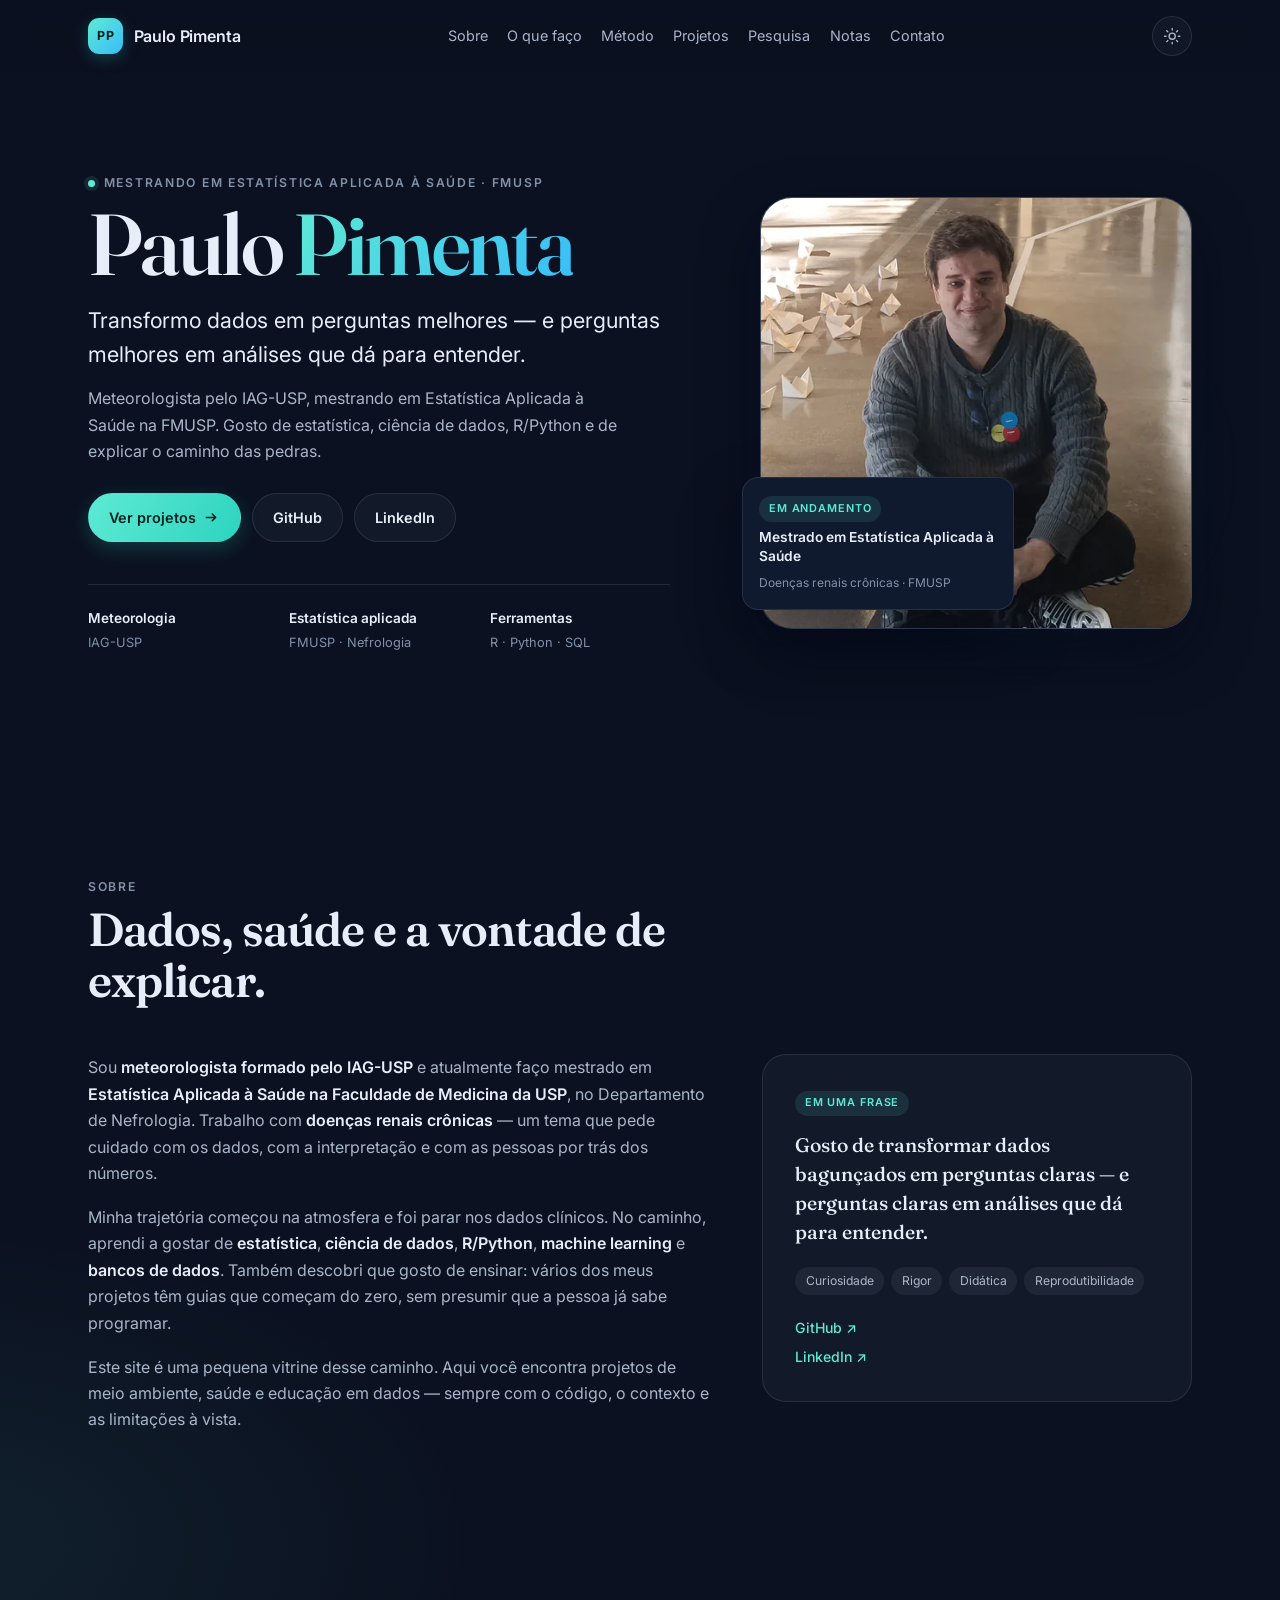
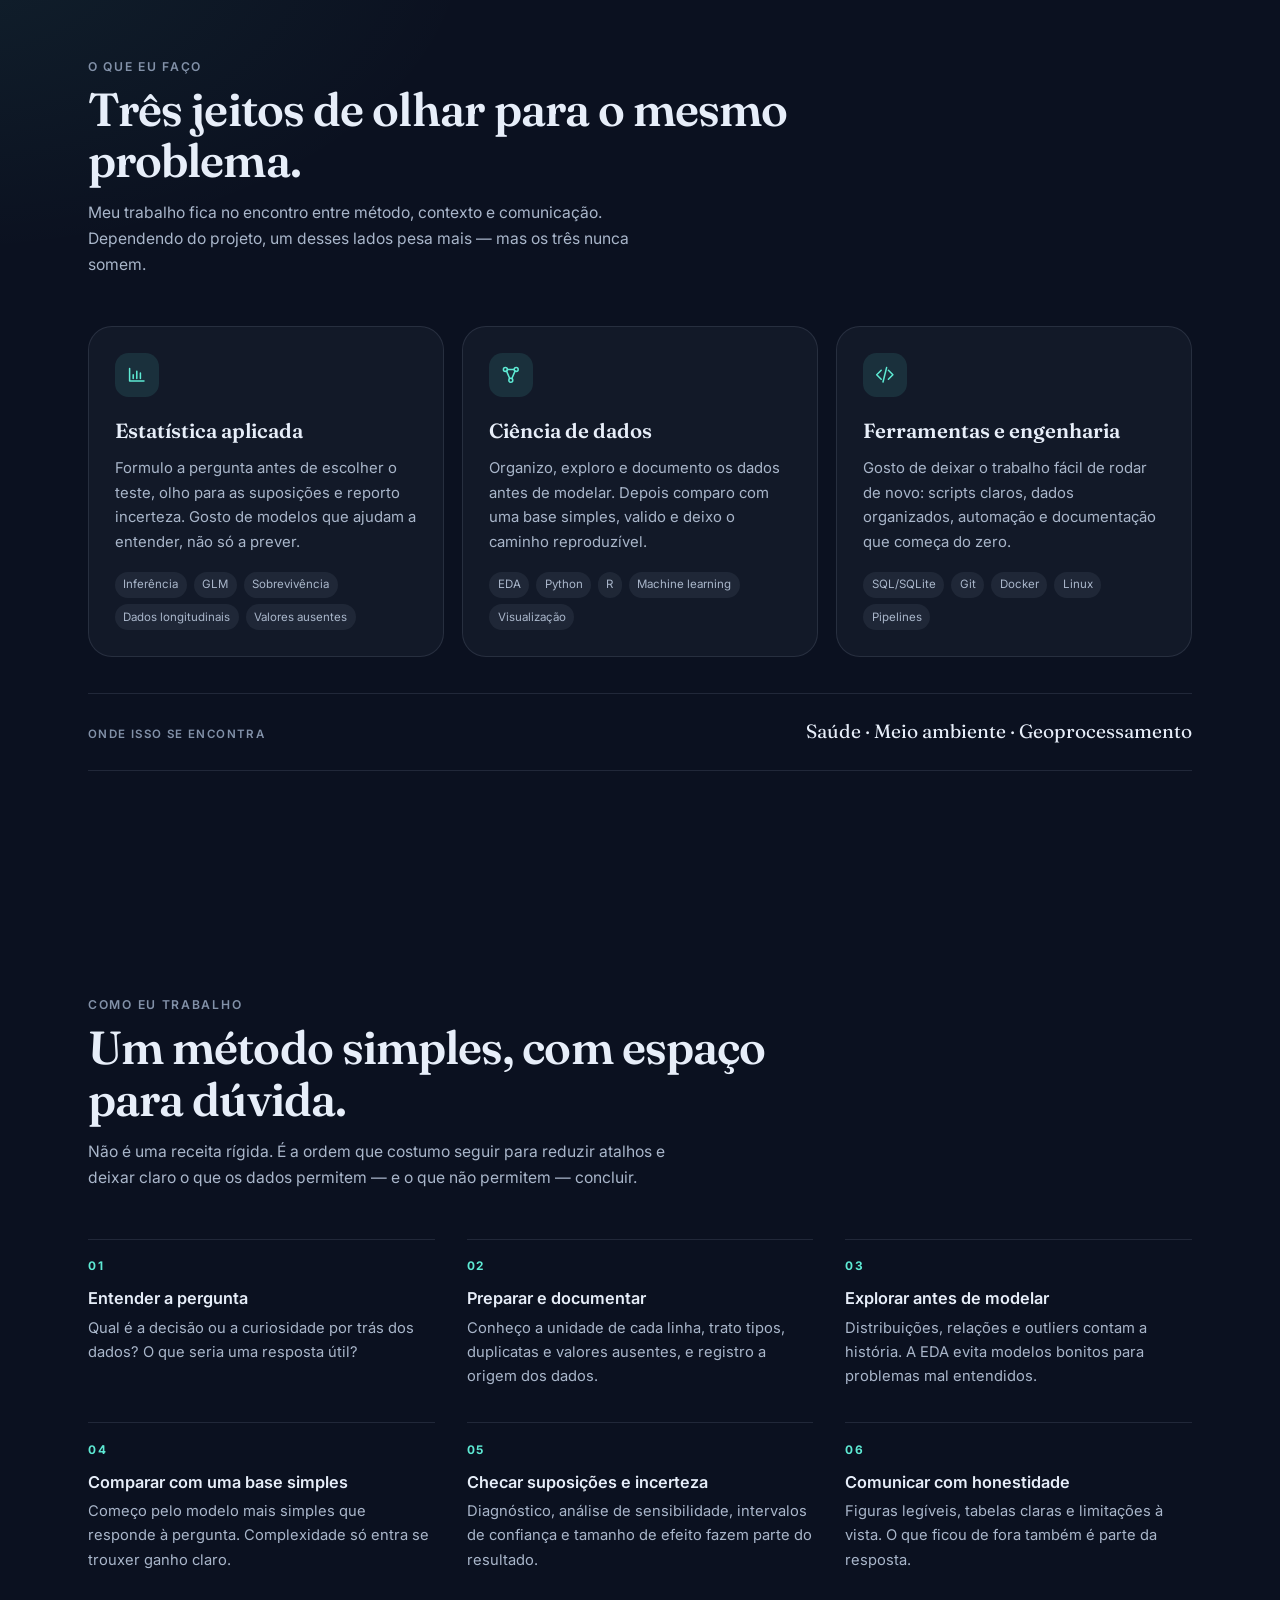
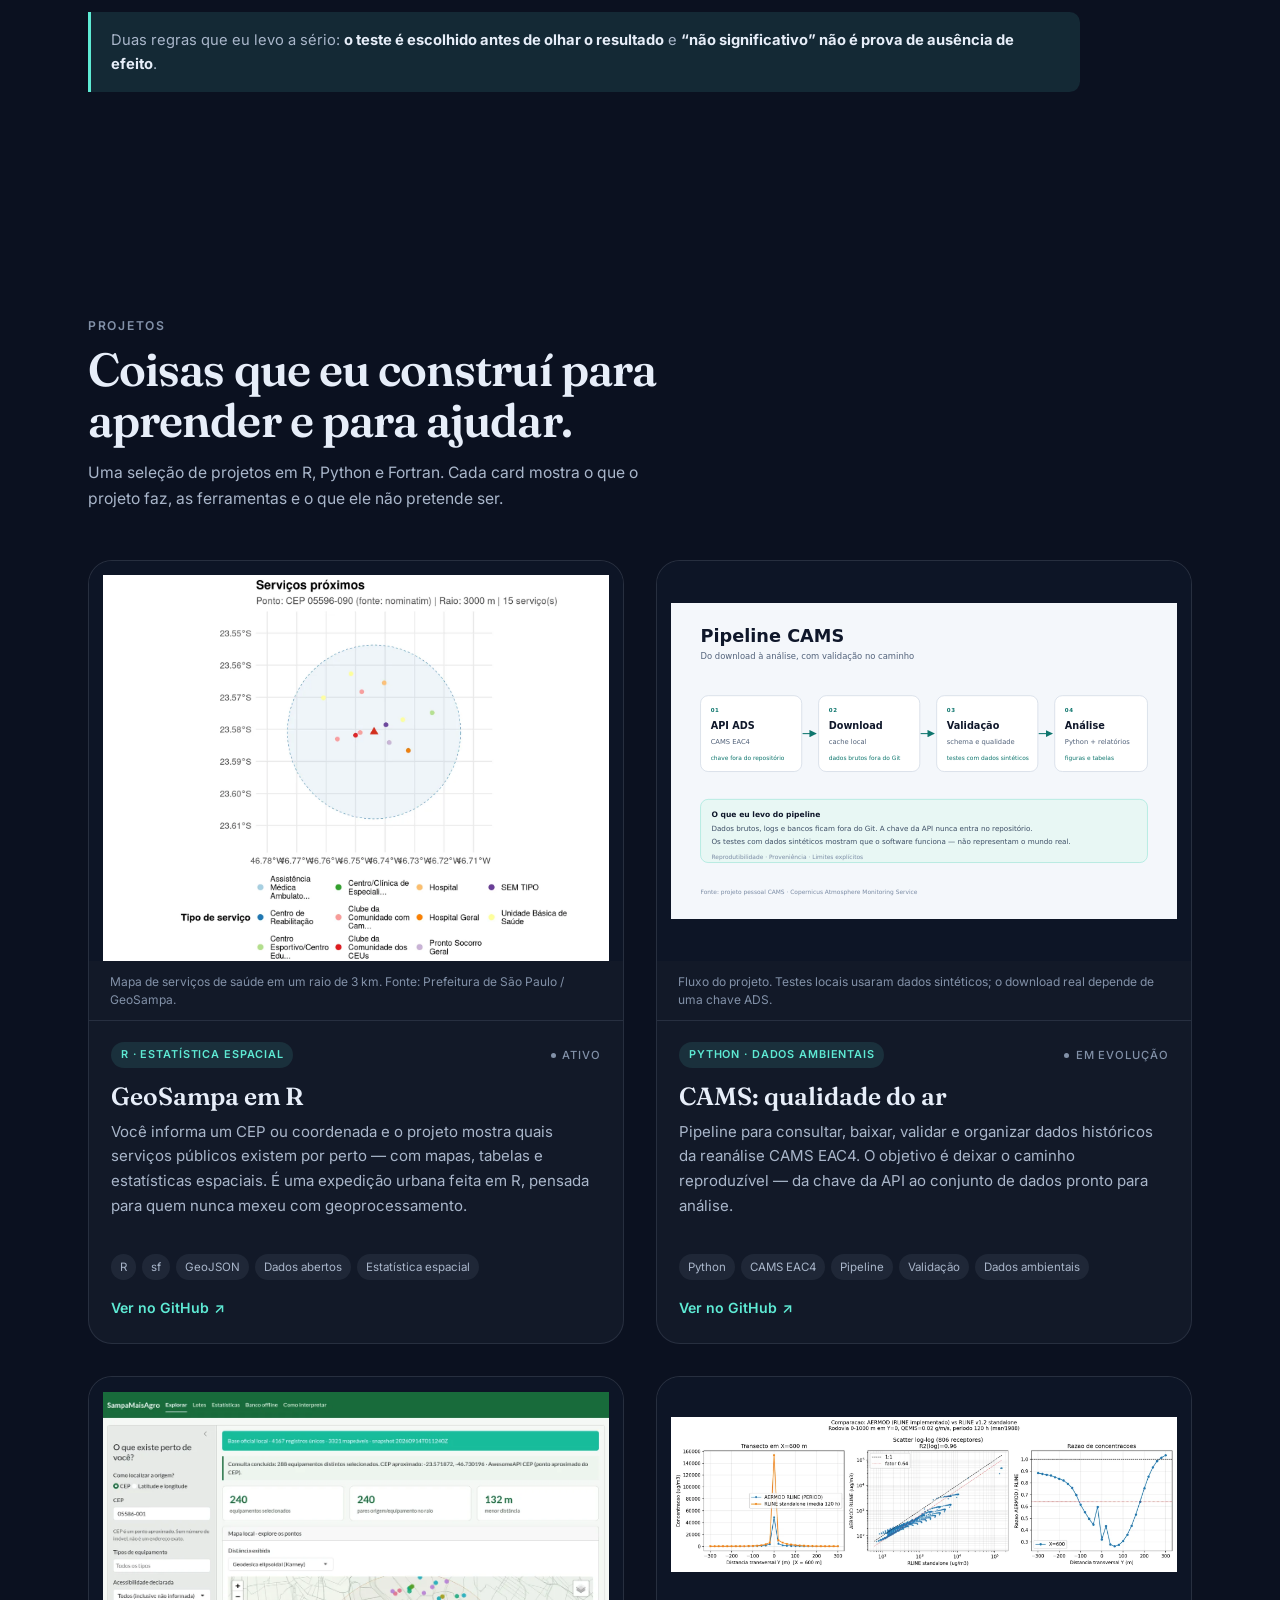
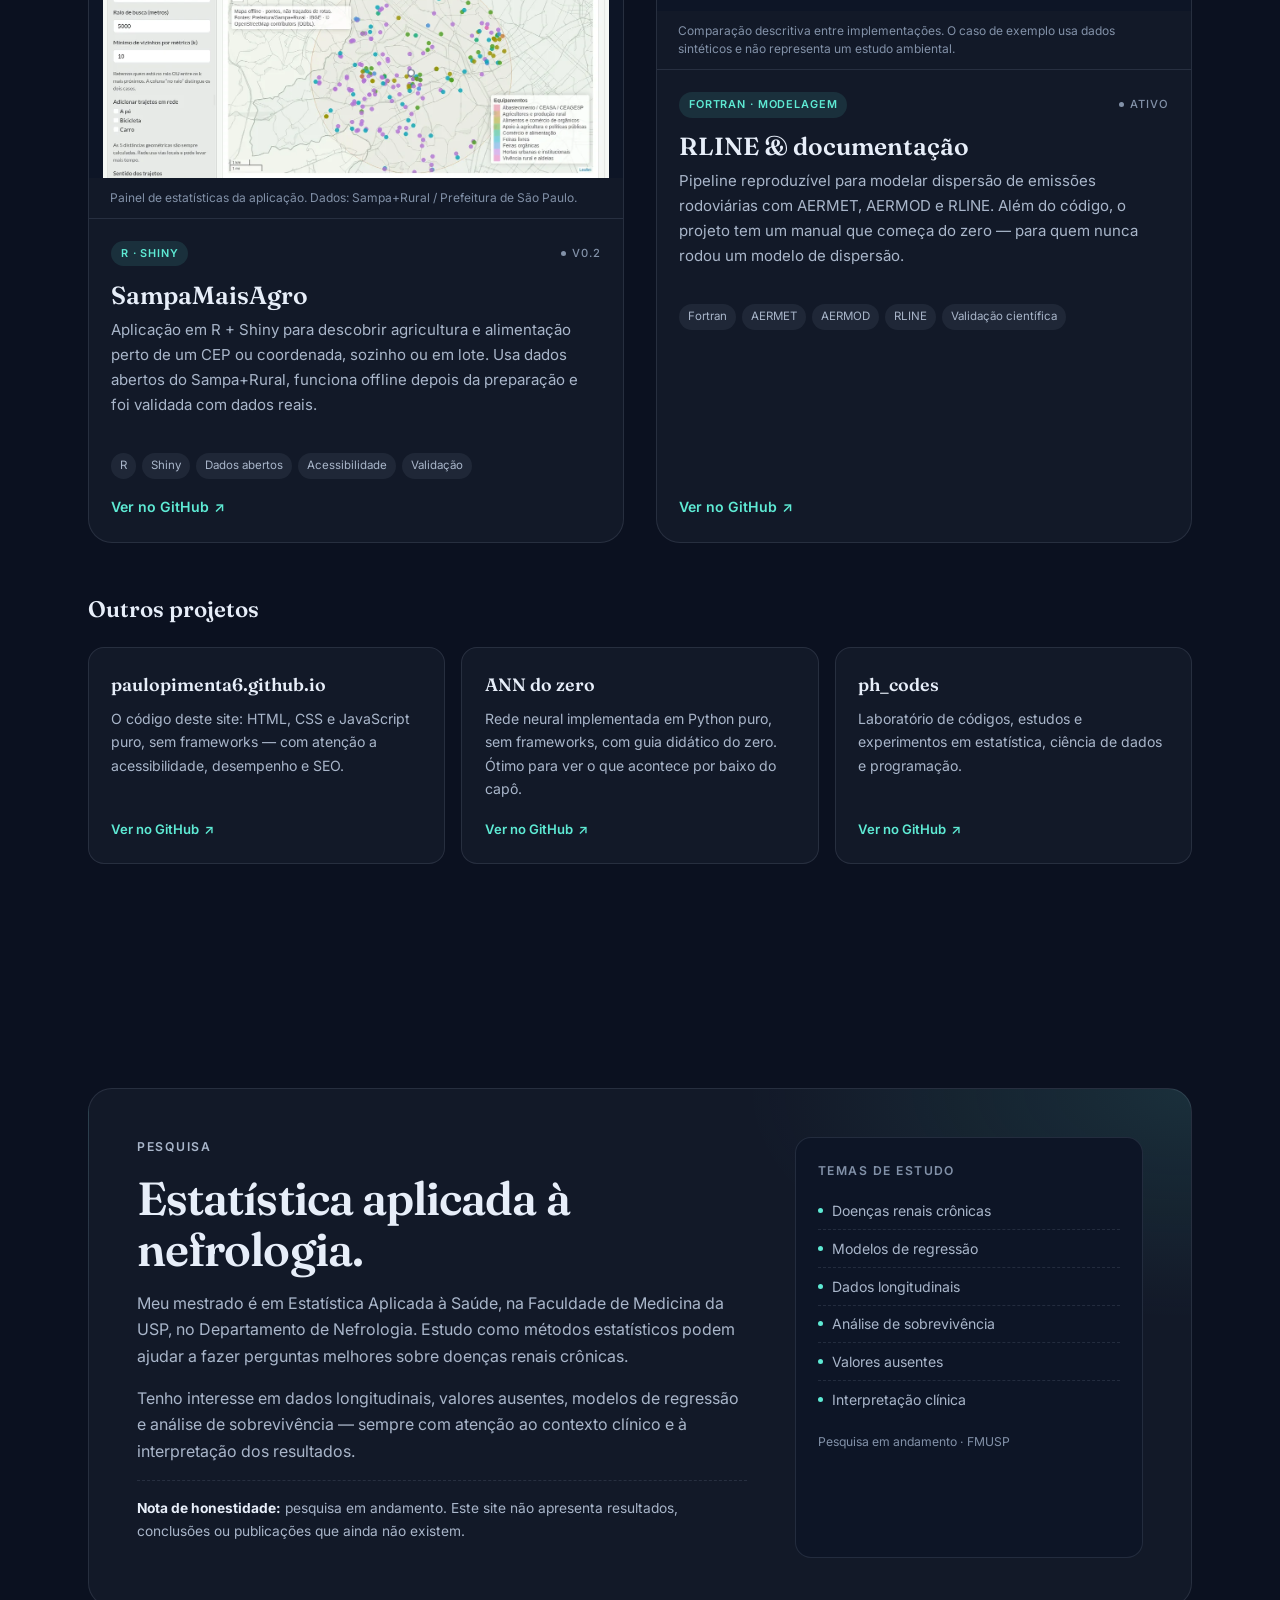
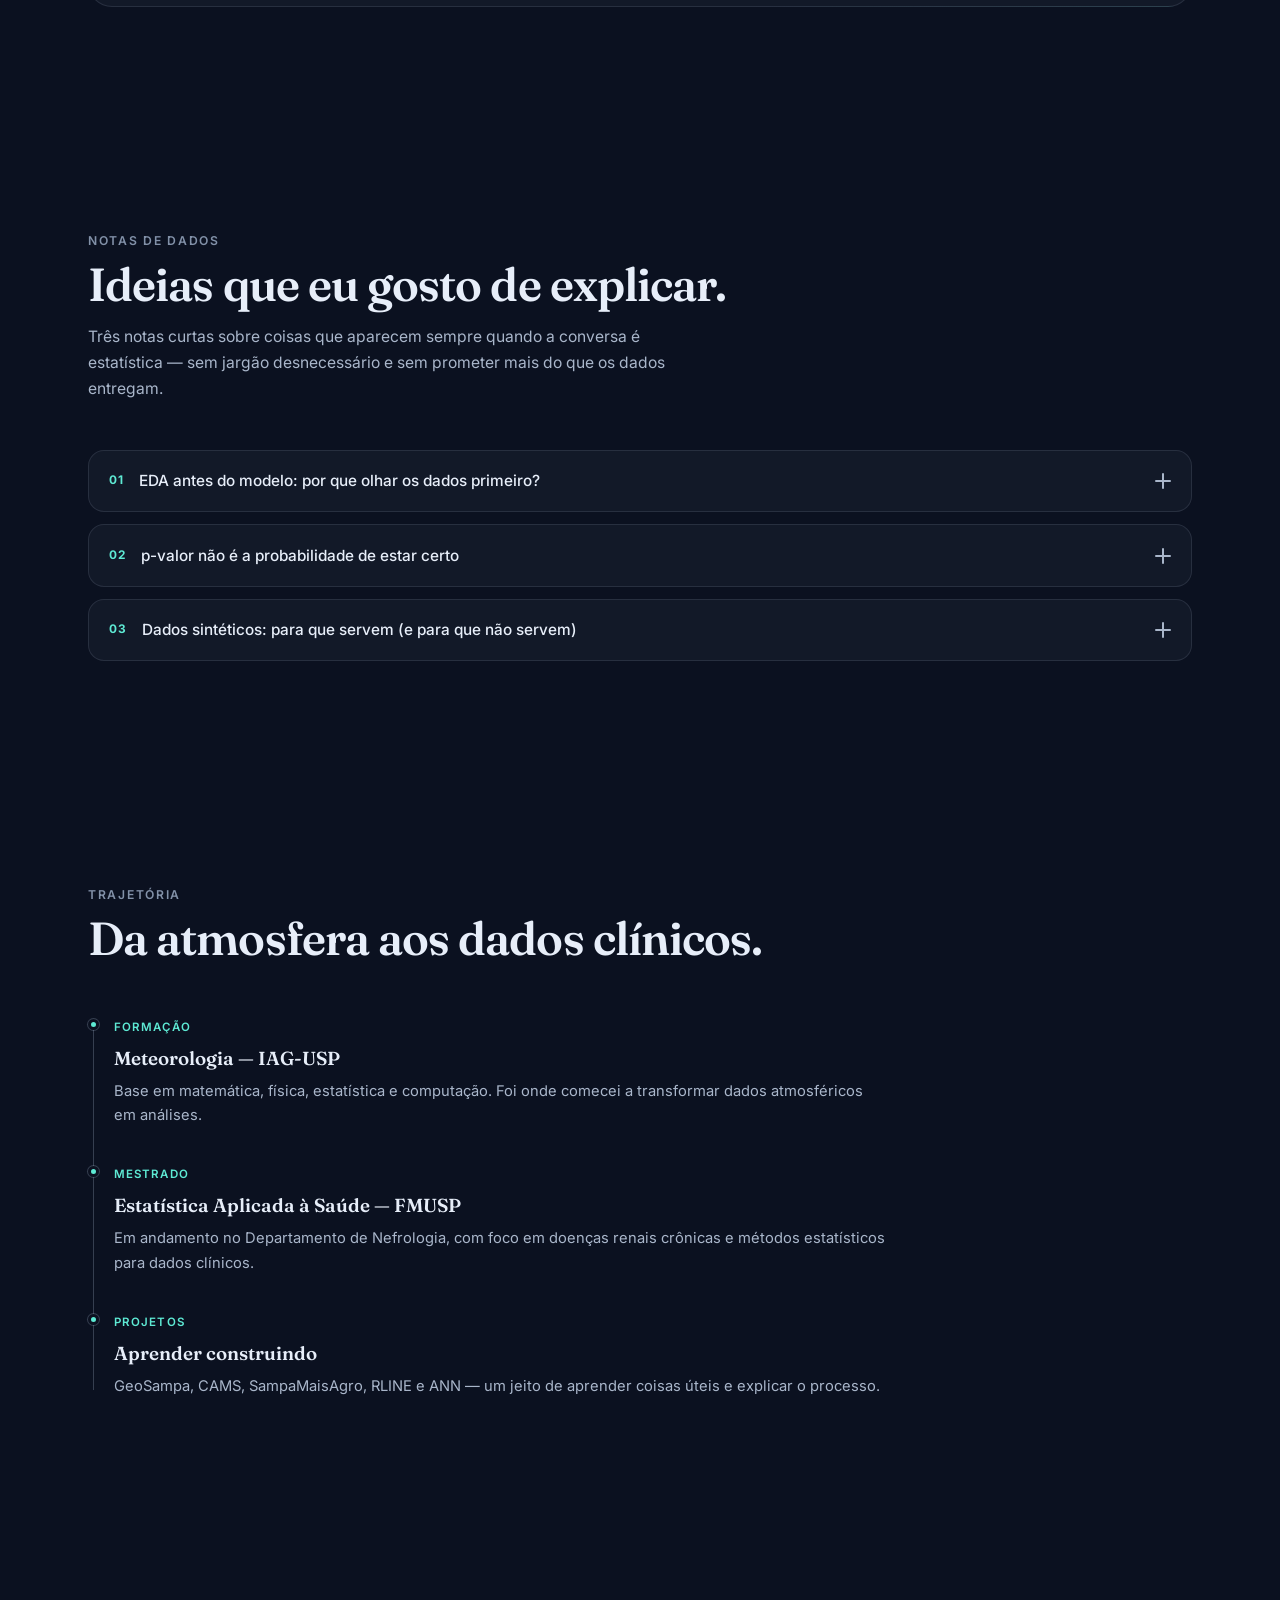
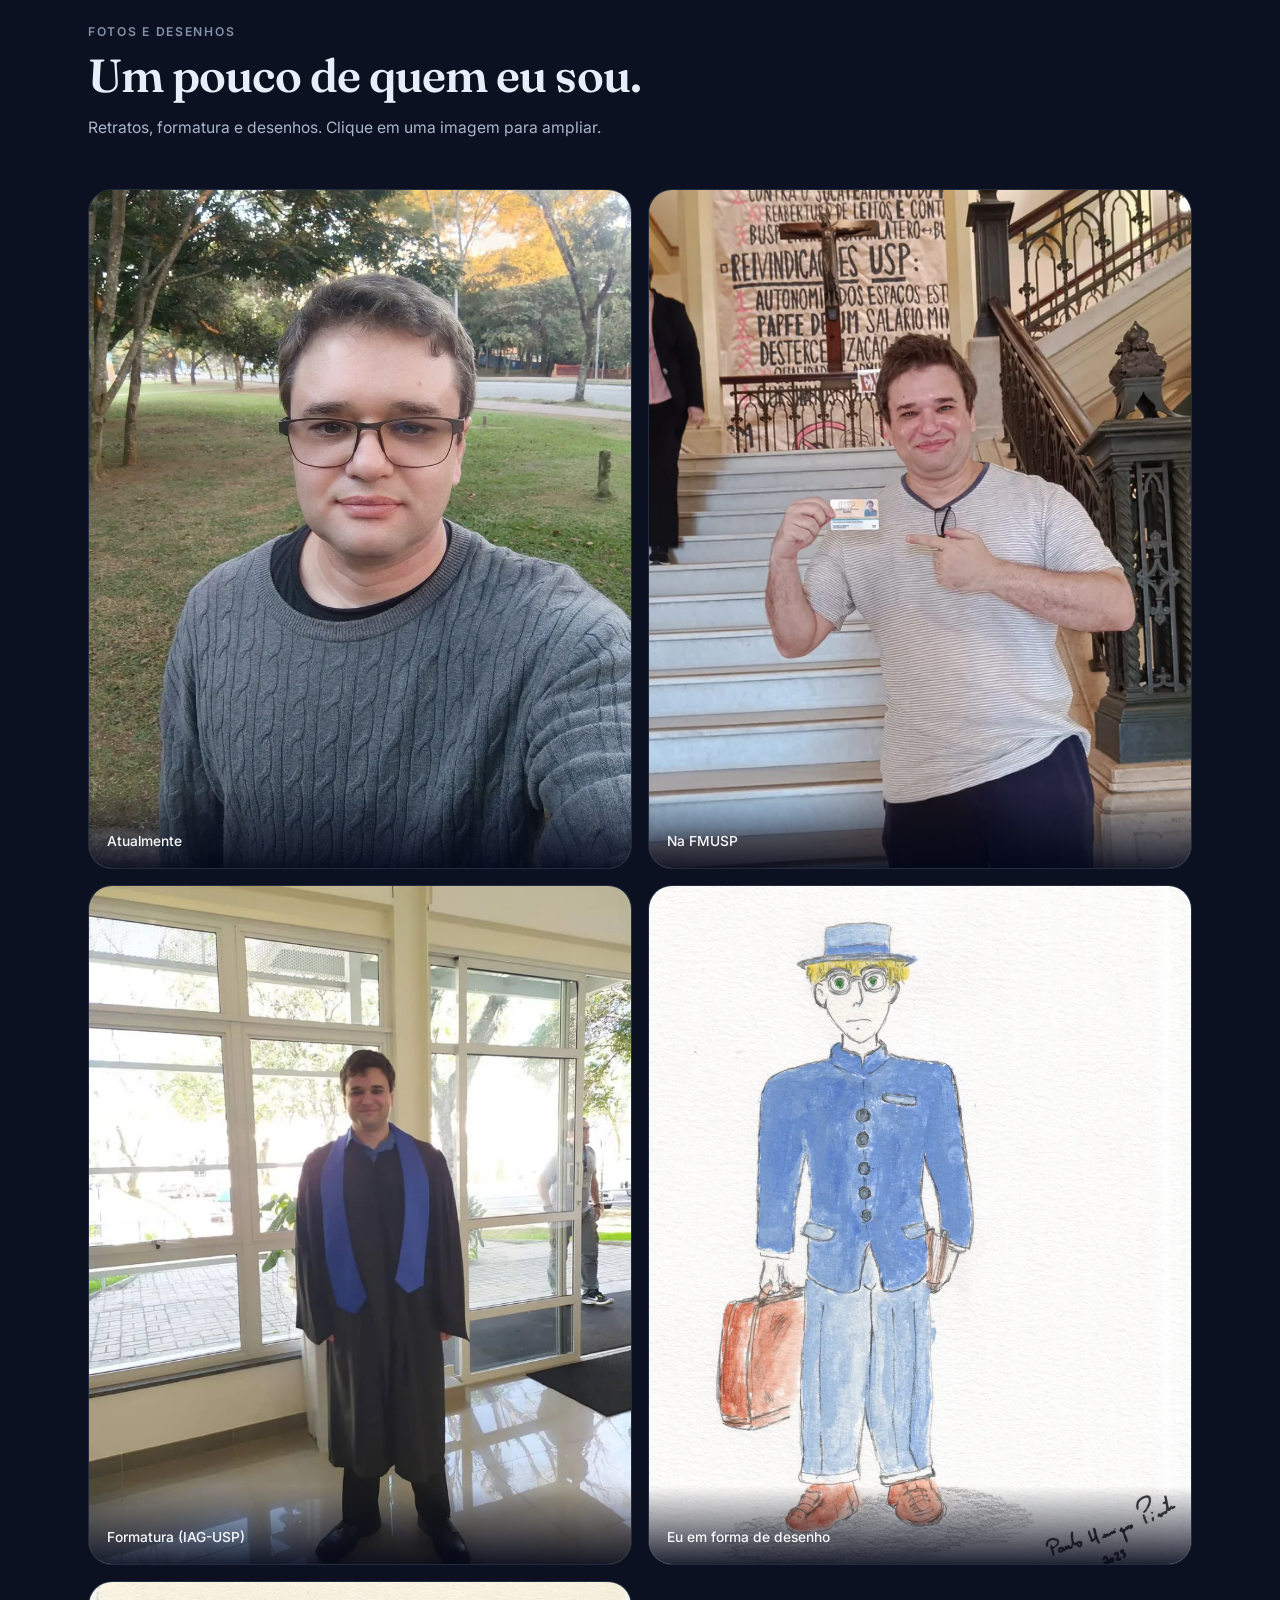
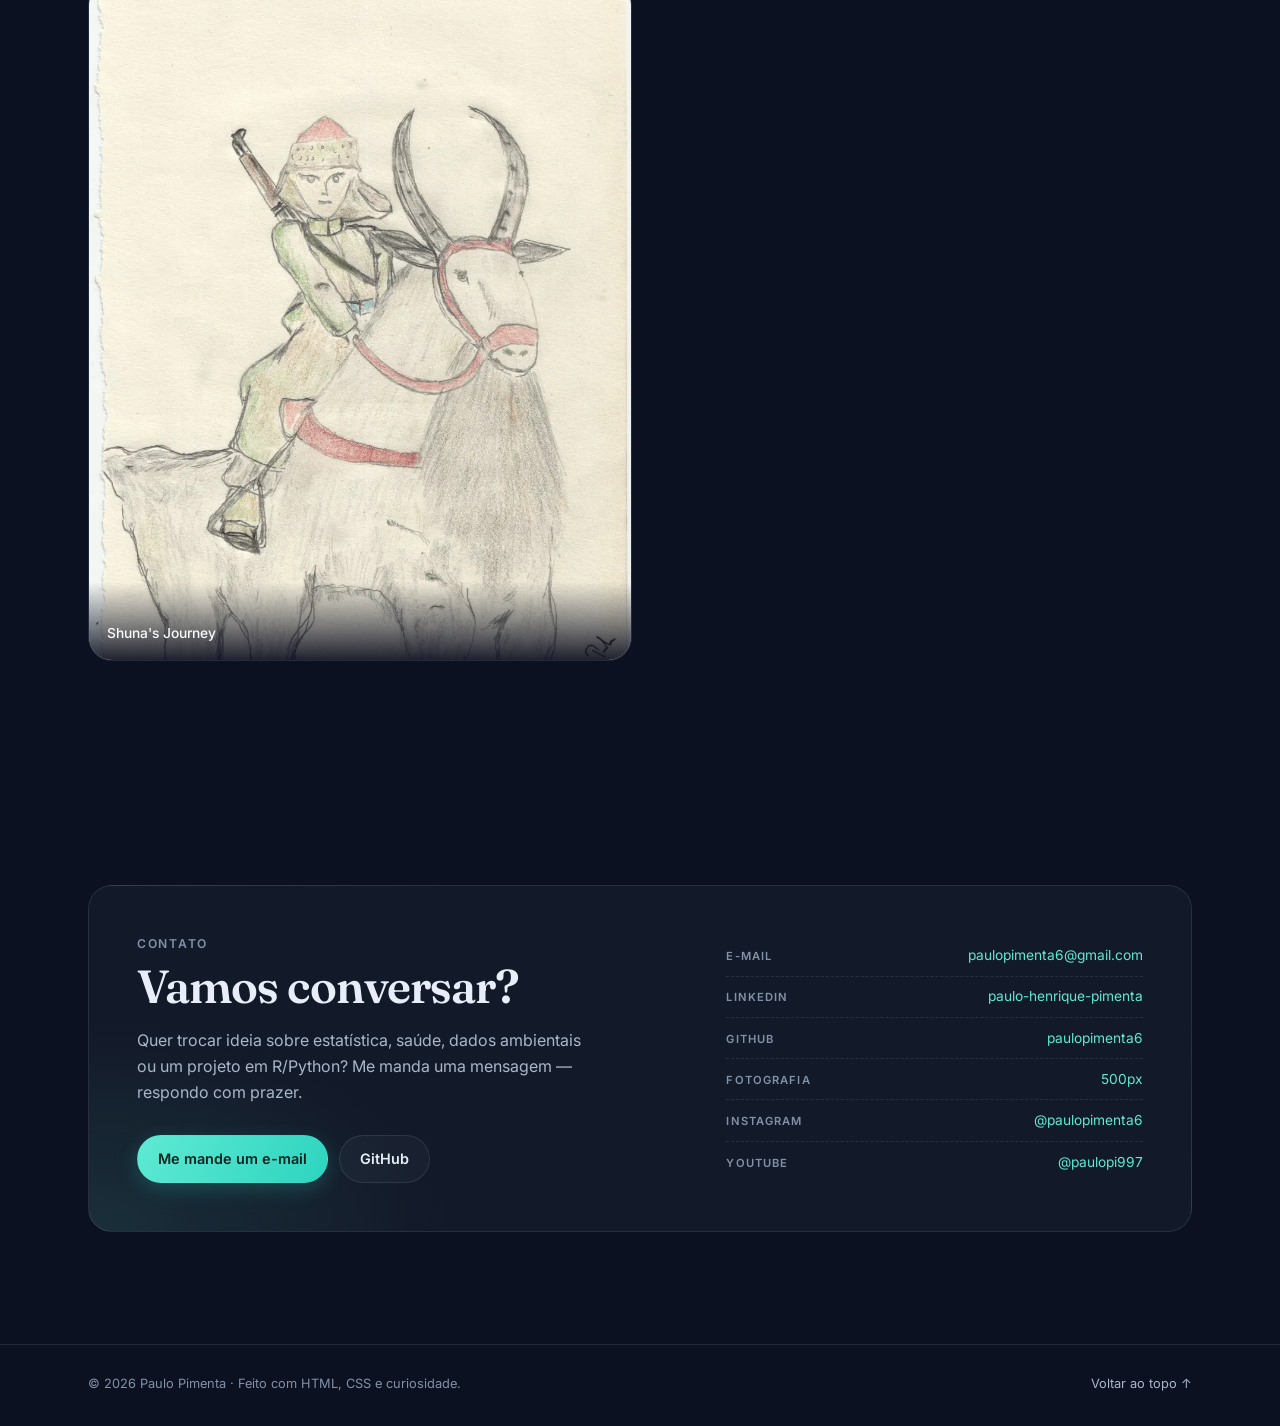
<file: index.html>
<!DOCTYPE html>
<html lang="pt-BR" data-theme="dark">
<head>
  <meta charset="UTF-8" />
  <meta name="viewport" content="width=device-width, initial-scale=1" />
  <title>Paulo Pimenta — Estatística, Ciência de Dados e Saúde</title>
  <meta name="description" content="Portfólio de Paulo Pimenta — meteorologista pelo IAG-USP e mestrando em Estatística Aplicada à Saúde na FMUSP. Projetos em estatística, ciência de dados, R/Python, saúde e meio ambiente." />
  <meta name="author" content="Paulo Pimenta" />
  <meta name="theme-color" content="#0b1120" />
  <link rel="canonical" href="https://paulopimenta6.github.io/" />
  <link rel="icon" href="assets/images/favicon.svg" type="image/svg+xml" />

  <meta property="og:type" content="profile" />
  <meta property="og:locale" content="pt_BR" />
  <meta property="og:site_name" content="Paulo Pimenta" />
  <meta property="og:title" content="Paulo Pimenta — Estatística, Ciência de Dados e Saúde" />
  <meta property="og:description" content="Meteorologista pelo IAG-USP, mestrando em Estatística Aplicada à Saúde na FMUSP. Projetos em estatística, ciência de dados, R/Python, saúde e meio ambiente." />
  <meta property="og:url" content="https://paulopimenta6.github.io/" />
  <meta property="og:image" content="https://paulopimenta6.github.io/assets/images/og-image.png" />
  <meta property="og:image:width" content="1200" />
  <meta property="og:image:height" content="630" />
  <meta property="og:image:alt" content="Paulo Pimenta — Estatística, Ciência de Dados e Saúde" />

  <meta name="twitter:card" content="summary_large_image" />
  <meta name="twitter:title" content="Paulo Pimenta — Estatística, Ciência de Dados e Saúde" />
  <meta name="twitter:description" content="Meteorologista pelo IAG-USP, mestrando em Estatística Aplicada à Saúde na FMUSP. Projetos em estatística, ciência de dados, R/Python, saúde e meio ambiente." />
  <meta name="twitter:image" content="https://paulopimenta6.github.io/assets/images/og-image.png" />

  <script>
    document.documentElement.classList.add("js");
    try {
      var savedTheme = localStorage.getItem("theme");
      if (savedTheme === "light" || savedTheme === "dark") {
        document.documentElement.dataset.theme = savedTheme;
      }
    } catch (error) {}
  </script>

  <link rel="preconnect" href="https://fonts.googleapis.com" />
  <link rel="preconnect" href="https://fonts.gstatic.com" crossorigin />
  <link href="https://fonts.googleapis.com/css2?family=Fraunces:opsz,wght@9..144,500;9..144,600&family=Inter:wght@400;500;600;700&display=swap" rel="stylesheet" />
  <link rel="stylesheet" href="assets/css/style.css" />
  <noscript><style>.reveal{opacity:1;transform:none}</style></noscript>

  <script type="application/ld+json">
    {
      "@context": "https://schema.org",
      "@type": "Person",
      "name": "Paulo Pimenta",
      "url": "https://paulopimenta6.github.io/",
      "image": "https://paulopimenta6.github.io/assets/images/avatar.jpg",
      "jobTitle": "Cientista de dados e mestrando em Estatística Aplicada à Saúde",
      "alumniOf": {
        "@type": "CollegeOrUniversity",
        "name": "Universidade de São Paulo"
      },
      "knowsAbout": [
        "Estatística",
        "Ciência de dados",
        "R",
        "Python",
        "Saúde",
        "Meteorologia",
        "Machine learning",
        "Doenças renais crônicas"
      ],
      "sameAs": [
        "https://github.com/paulopimenta6",
        "https://www.linkedin.com/in/paulo-henrique-pimenta/"
      ]
    }
  </script>
</head>
<body>
  <a class="skip-link" href="#conteudo">Pular para o conteúdo</a>

  <header class="site-header">
    <div class="nav-wrap">
      <a class="brand" href="#inicio">
        <span class="brand-mark" aria-hidden="true">PP</span>
        <span class="brand-text">Paulo Pimenta</span>
      </a>

      <nav class="site-nav" id="menu" aria-label="Navegação principal">
        <a href="#sobre">Sobre</a>
        <a href="#frente">O que faço</a>
        <a href="#metodo">Método</a>
        <a href="#projetos">Projetos</a>
        <a href="#pesquisa">Pesquisa</a>
        <a href="#notas">Notas</a>
        <a href="#contato">Contato</a>
      </nav>

      <div class="nav-actions">
        <button class="icon-button theme-toggle" id="theme-toggle" type="button" aria-label="Ativar tema claro" title="Alternar tema">
          <svg class="icon-sun" viewBox="0 0 24 24" fill="none" stroke="currentColor" stroke-width="1.8" stroke-linecap="round" aria-hidden="true">
            <circle cx="12" cy="12" r="4" />
            <path d="M12 2v2m0 16v2M4.9 4.9l1.4 1.4m11.4 11.4 1.4 1.4M2 12h2m16 0h2M4.9 19.1l1.4-1.4m11.4-11.4 1.4-1.4" />
          </svg>
          <svg class="icon-moon" viewBox="0 0 24 24" fill="none" stroke="currentColor" stroke-width="1.8" stroke-linecap="round" stroke-linejoin="round" aria-hidden="true">
            <path d="M20.5 14.5A8.5 8.5 0 0 1 9.5 3.5 8.5 8.5 0 1 0 20.5 14.5Z" />
          </svg>
        </button>
        <button class="icon-button menu-toggle" id="menu-toggle" type="button" aria-label="Abrir menu" aria-expanded="false" aria-controls="menu">
          <span></span>
          <span></span>
          <span></span>
        </button>
      </div>
    </div>
  </header>

  <main id="conteudo">
    <section class="hero" id="inicio">
      <div class="hero-copy reveal">
        <p class="eyebrow"><span class="status-dot" aria-hidden="true"></span> Mestrando em Estatística Aplicada à Saúde · FMUSP</p>
        <h1>Paulo <span class="accent">Pimenta</span></h1>
        <p class="hero-lead">Transformo dados em perguntas melhores — e perguntas melhores em análises que dá para entender.</p>
        <p class="hero-sub">Meteorologista pelo IAG-USP, mestrando em Estatística Aplicada à Saúde na FMUSP. Gosto de estatística, ciência de dados, R/Python e de explicar o caminho das pedras.</p>
        <div class="hero-actions">
          <a class="btn btn-primary" href="#projetos">
            Ver projetos
            <svg viewBox="0 0 20 20" fill="none" stroke="currentColor" stroke-width="1.8" stroke-linecap="round" stroke-linejoin="round" aria-hidden="true">
              <path d="M4 10h11m-4-4 4 4-4 4" />
            </svg>
          </a>
          <a class="btn btn-ghost" href="https://github.com/paulopimenta6" target="_blank" rel="noopener">GitHub</a>
          <a class="btn btn-ghost" href="https://www.linkedin.com/in/paulo-henrique-pimenta/" target="_blank" rel="noopener">LinkedIn</a>
        </div>
        <ul class="hero-facts" aria-label="Resumo">
          <li><strong>Meteorologia</strong><span>IAG-USP</span></li>
          <li><strong>Estatística aplicada</strong><span>FMUSP · Nefrologia</span></li>
          <li><strong>Ferramentas</strong><span>R · Python · SQL</span></li>
        </ul>
      </div>

      <div class="hero-media reveal">
        <div class="portrait-frame">
          <picture>
            <source srcset="assets/images/avatar.webp" type="image/webp" />
            <img src="assets/images/avatar.jpg" alt="Retrato de Paulo Pimenta" width="500" height="500" fetchpriority="high" />
          </picture>
        </div>
        <div class="floating-card">
          <span class="badge badge-live">Em andamento</span>
          <p>Mestrado em Estatística Aplicada à Saúde</p>
          <span>Doenças renais crônicas · FMUSP</span>
        </div>
      </div>
    </section>

    <section class="section" id="sobre">
      <div class="section-heading reveal">
        <p class="eyebrow">Sobre</p>
        <h2>Dados, saúde e a vontade de explicar.</h2>
      </div>
      <div class="about-grid">
        <div class="about-text reveal">
          <p>Sou <strong>meteorologista formado pelo IAG-USP</strong> e atualmente faço mestrado em <strong>Estatística Aplicada à Saúde na Faculdade de Medicina da USP</strong>, no Departamento de Nefrologia. Trabalho com <strong>doenças renais crônicas</strong> — um tema que pede cuidado com os dados, com a interpretação e com as pessoas por trás dos números.</p>
          <p>Minha trajetória começou na atmosfera e foi parar nos dados clínicos. No caminho, aprendi a gostar de <strong>estatística</strong>, <strong>ciência de dados</strong>, <strong>R/Python</strong>, <strong>machine learning</strong> e <strong>bancos de dados</strong>. Também descobri que gosto de ensinar: vários dos meus projetos têm guias que começam do zero, sem presumir que a pessoa já sabe programar.</p>
          <p>Este site é uma pequena vitrine desse caminho. Aqui você encontra projetos de meio ambiente, saúde e educação em dados — sempre com o código, o contexto e as limitações à vista.</p>
        </div>
        <aside class="about-card reveal" aria-label="Resumo sobre mim">
          <span class="badge">Em uma frase</span>
          <p>Gosto de transformar dados bagunçados em perguntas claras — e perguntas claras em análises que dá para entender.</p>
          <ul class="inline-list" aria-label="Valores de trabalho">
            <li>Curiosidade</li>
            <li>Rigor</li>
            <li>Didática</li>
            <li>Reprodutibilidade</li>
          </ul>
          <div class="about-links">
            <a href="https://github.com/paulopimenta6" target="_blank" rel="noopener">GitHub <span aria-hidden="true">↗</span></a>
            <a href="https://www.linkedin.com/in/paulo-henrique-pimenta/" target="_blank" rel="noopener">LinkedIn <span aria-hidden="true">↗</span></a>
          </div>
        </aside>
      </div>
    </section>

    <section class="section" id="frente">
      <div class="section-heading reveal">
        <p class="eyebrow">O que eu faço</p>
        <h2>Três jeitos de olhar para o mesmo problema.</h2>
        <p class="section-intro">Meu trabalho fica no encontro entre método, contexto e comunicação. Dependendo do projeto, um desses lados pesa mais — mas os três nunca somem.</p>
      </div>
      <div class="pillars">
        <article class="pillar reveal">
          <div class="pillar-icon" aria-hidden="true">
            <svg viewBox="0 0 24 24" fill="none" stroke="currentColor" stroke-width="1.7" stroke-linecap="round" stroke-linejoin="round">
              <path d="M4 19V5m0 14h16M8 16v-4m4 4V8m4 8v-6" />
            </svg>
          </div>
          <h3>Estatística aplicada</h3>
          <p>Formulo a pergunta antes de escolher o teste, olho para as suposições e reporto incerteza. Gosto de modelos que ajudam a entender, não só a prever.</p>
          <ul class="tags" aria-label="Temas de estatística">
            <li>Inferência</li>
            <li>GLM</li>
            <li>Sobrevivência</li>
            <li>Dados longitudinais</li>
            <li>Valores ausentes</li>
          </ul>
        </article>
        <article class="pillar reveal">
          <div class="pillar-icon" aria-hidden="true">
            <svg viewBox="0 0 24 24" fill="none" stroke="currentColor" stroke-width="1.7" stroke-linecap="round" stroke-linejoin="round">
              <circle cx="6" cy="6" r="2.2" />
              <circle cx="18" cy="6" r="2.2" />
              <circle cx="12" cy="18" r="2.2" />
              <path d="M8.2 6h7.6M7.2 7.6l3.6 8.6m6-8.6-3.6 8.6" />
            </svg>
          </div>
          <h3>Ciência de dados</h3>
          <p>Organizo, exploro e documento os dados antes de modelar. Depois comparo com uma base simples, valido e deixo o caminho reproduzível.</p>
          <ul class="tags" aria-label="Temas de ciência de dados">
            <li>EDA</li>
            <li>Python</li>
            <li>R</li>
            <li>Machine learning</li>
            <li>Visualização</li>
          </ul>
        </article>
        <article class="pillar reveal">
          <div class="pillar-icon" aria-hidden="true">
            <svg viewBox="0 0 24 24" fill="none" stroke="currentColor" stroke-width="1.7" stroke-linecap="round" stroke-linejoin="round">
              <path d="m8 7-5 5 5 5m8-10 5 5-5 5M14 4l-4 16" />
            </svg>
          </div>
          <h3>Ferramentas e engenharia</h3>
          <p>Gosto de deixar o trabalho fácil de rodar de novo: scripts claros, dados organizados, automação e documentação que começa do zero.</p>
          <ul class="tags" aria-label="Ferramentas">
            <li>SQL/SQLite</li>
            <li>Git</li>
            <li>Docker</li>
            <li>Linux</li>
            <li>Pipelines</li>
          </ul>
        </article>
      </div>
      <div class="band reveal">
        <span class="band-label">Onde isso se encontra</span>
        <p>Saúde · Meio ambiente · Geoprocessamento</p>
      </div>
    </section>

    <section class="section" id="metodo">
      <div class="section-heading reveal">
        <p class="eyebrow">Como eu trabalho</p>
        <h2>Um método simples, com espaço para dúvida.</h2>
        <p class="section-intro">Não é uma receita rígida. É a ordem que costumo seguir para reduzir atalhos e deixar claro o que os dados permitem — e o que não permitem — concluir.</p>
      </div>
      <ol class="steps">
        <li class="step reveal">
          <span class="step-number">01</span>
          <h3>Entender a pergunta</h3>
          <p>Qual é a decisão ou a curiosidade por trás dos dados? O que seria uma resposta útil?</p>
        </li>
        <li class="step reveal">
          <span class="step-number">02</span>
          <h3>Preparar e documentar</h3>
          <p>Conheço a unidade de cada linha, trato tipos, duplicatas e valores ausentes, e registro a origem dos dados.</p>
        </li>
        <li class="step reveal">
          <span class="step-number">03</span>
          <h3>Explorar antes de modelar</h3>
          <p>Distribuições, relações e outliers contam a história. A EDA evita modelos bonitos para problemas mal entendidos.</p>
        </li>
        <li class="step reveal">
          <span class="step-number">04</span>
          <h3>Comparar com uma base simples</h3>
          <p>Começo pelo modelo mais simples que responde à pergunta. Complexidade só entra se trouxer ganho claro.</p>
        </li>
        <li class="step reveal">
          <span class="step-number">05</span>
          <h3>Checar suposições e incerteza</h3>
          <p>Diagnóstico, análise de sensibilidade, intervalos de confiança e tamanho de efeito fazem parte do resultado.</p>
        </li>
        <li class="step reveal">
          <span class="step-number">06</span>
          <h3>Comunicar com honestidade</h3>
          <p>Figuras legíveis, tabelas claras e limitações à vista. O que ficou de fora também é parte da resposta.</p>
        </li>
      </ol>
      <p class="method-note reveal">Duas regras que eu levo a sério: <strong>o teste é escolhido antes de olhar o resultado</strong> e <strong>“não significativo” não é prova de ausência de efeito</strong>.</p>
    </section>

    <section class="section" id="projetos">
      <div class="section-heading reveal">
        <p class="eyebrow">Projetos</p>
        <h2>Coisas que eu construí para aprender e para ajudar.</h2>
        <p class="section-intro">Uma seleção de projetos em R, Python e Fortran. Cada card mostra o que o projeto faz, as ferramentas e o que ele não pretende ser.</p>
      </div>

      <div class="project-grid">
        <article class="project-card reveal">
          <figure class="project-figure">
            <div class="project-media project-media--contain">
              <picture>
                <source srcset="assets/images/projects/geosampa-mapa.webp" type="image/webp" />
                <img src="assets/images/projects/geosampa-mapa.jpg" alt="Mapa de serviços de saúde próximos a um CEP em São Paulo, com pontos coloridos por tipo de serviço." width="1400" height="1120" loading="lazy" decoding="async" />
              </picture>
            </div>
            <figcaption>Mapa de serviços de saúde em um raio de 3 km. Fonte: Prefeitura de São Paulo / GeoSampa.</figcaption>
          </figure>
          <div class="project-body">
            <div class="project-kicker">
              <span class="badge">R · Estatística espacial</span>
              <span class="project-status">Ativo</span>
            </div>
            <h3>GeoSampa em R</h3>
            <p>Você informa um CEP ou coordenada e o projeto mostra quais serviços públicos existem por perto — com mapas, tabelas e estatísticas espaciais. É uma expedição urbana feita em R, pensada para quem nunca mexeu com geoprocessamento.</p>
            <ul class="tags" aria-label="Tecnologias do GeoSampa">
              <li>R</li>
              <li>sf</li>
              <li>GeoJSON</li>
              <li>Dados abertos</li>
              <li>Estatística espacial</li>
            </ul>
            <a class="text-link" href="https://github.com/paulopimenta6/geosampa" target="_blank" rel="noopener">Ver no GitHub <span aria-hidden="true">↗</span></a>
          </div>
        </article>

        <article class="project-card reveal">
          <figure class="project-figure">
            <div class="project-media project-media--contain">
              <img src="assets/images/projects/cams-pipeline.svg" alt="Diagrama do pipeline CAMS com quatro etapas: API ADS, download, validação e análise." width="1200" height="750" loading="lazy" decoding="async" />
            </div>
            <figcaption>Fluxo do projeto. Testes locais usaram dados sintéticos; o download real depende de uma chave ADS.</figcaption>
          </figure>
          <div class="project-body">
            <div class="project-kicker">
              <span class="badge">Python · Dados ambientais</span>
              <span class="project-status">Em evolução</span>
            </div>
            <h3>CAMS: qualidade do ar</h3>
            <p>Pipeline para consultar, baixar, validar e organizar dados históricos da reanálise CAMS EAC4. O objetivo é deixar o caminho reproduzível — da chave da API ao conjunto de dados pronto para análise.</p>
            <ul class="tags" aria-label="Tecnologias do CAMS">
              <li>Python</li>
              <li>CAMS EAC4</li>
              <li>Pipeline</li>
              <li>Validação</li>
              <li>Dados ambientais</li>
            </ul>
            <a class="text-link" href="https://github.com/paulopimenta6/cams" target="_blank" rel="noopener">Ver no GitHub <span aria-hidden="true">↗</span></a>
          </div>
        </article>

        <article class="project-card reveal">
          <figure class="project-figure">
            <div class="project-media project-media--contain">
              <picture>
                <source srcset="assets/images/projects/sampamaisagro-painel.webp" type="image/webp" />
                <img src="assets/images/projects/sampamaisagro-painel.jpg" alt="Tela do SampaMaisAgro com métricas, mapa de equipamentos e tabela de resultados." width="1200" height="1167" loading="lazy" decoding="async" />
              </picture>
            </div>
            <figcaption>Painel de estatísticas da aplicação. Dados: Sampa+Rural / Prefeitura de São Paulo.</figcaption>
          </figure>
          <div class="project-body">
            <div class="project-kicker">
              <span class="badge">R · Shiny</span>
              <span class="project-status">v0.2</span>
            </div>
            <h3>SampaMaisAgro</h3>
            <p>Aplicação em R + Shiny para descobrir agricultura e alimentação perto de um CEP ou coordenada, sozinho ou em lote. Usa dados abertos do Sampa+Rural, funciona offline depois da preparação e foi validada com dados reais.</p>
            <ul class="tags" aria-label="Tecnologias do SampaMaisAgro">
              <li>R</li>
              <li>Shiny</li>
              <li>Dados abertos</li>
              <li>Acessibilidade</li>
              <li>Validação</li>
            </ul>
            <a class="text-link" href="https://github.com/paulopimenta6/sampamaisagro" target="_blank" rel="noopener">Ver no GitHub <span aria-hidden="true">↗</span></a>
          </div>
        </article>

        <article class="project-card reveal">
          <figure class="project-figure">
            <div class="project-media project-media--contain project-media--wide">
              <picture>
                <source srcset="assets/images/projects/rline-comparacao.webp" type="image/webp" />
                <img src="assets/images/projects/rline-comparacao.jpg" alt="Gráfico comparando concentrações previstas por AERMOD/RLINE e RLINE standalone, com dispersão e razão entre modelos." width="1800" height="552" loading="lazy" decoding="async" />
              </picture>
            </div>
            <figcaption>Comparação descritiva entre implementações. O caso de exemplo usa dados sintéticos e não representa um estudo ambiental.</figcaption>
          </figure>
          <div class="project-body">
            <div class="project-kicker">
              <span class="badge">Fortran · Modelagem</span>
              <span class="project-status">Ativo</span>
            </div>
            <h3>RLINE &amp; documentação</h3>
            <p>Pipeline reproduzível para modelar dispersão de emissões rodoviárias com AERMET, AERMOD e RLINE. Além do código, o projeto tem um manual que começa do zero — para quem nunca rodou um modelo de dispersão.</p>
            <ul class="tags" aria-label="Tecnologias do RLINE">
              <li>Fortran</li>
              <li>AERMET</li>
              <li>AERMOD</li>
              <li>RLINE</li>
              <li>Validação científica</li>
            </ul>
            <a class="text-link" href="https://github.com/paulopimenta6/rline_and_documentation" target="_blank" rel="noopener">Ver no GitHub <span aria-hidden="true">↗</span></a>
          </div>
        </article>
      </div>

      <h3 class="subheading reveal">Outros projetos</h3>
      <div class="compact-grid">
        <article class="compact-card reveal">
          <h3>paulopimenta6.github.io</h3>
          <p>O código deste site: HTML, CSS e JavaScript puro, sem frameworks — com atenção a acessibilidade, desempenho e SEO.</p>
          <a class="text-link" href="https://github.com/paulopimenta6/paulopimenta6.github.io" target="_blank" rel="noopener">Ver no GitHub <span aria-hidden="true">↗</span></a>
        </article>
        <article class="compact-card reveal">
          <h3>ANN do zero</h3>
          <p>Rede neural implementada em Python puro, sem frameworks, com guia didático do zero. Ótimo para ver o que acontece por baixo do capô.</p>
          <a class="text-link" href="https://github.com/paulopimenta6/ANN" target="_blank" rel="noopener">Ver no GitHub <span aria-hidden="true">↗</span></a>
        </article>
        <article class="compact-card reveal">
          <h3>ph_codes</h3>
          <p>Laboratório de códigos, estudos e experimentos em estatística, ciência de dados e programação.</p>
          <a class="text-link" href="https://github.com/paulopimenta6/ph_codes" target="_blank" rel="noopener">Ver no GitHub <span aria-hidden="true">↗</span></a>
        </article>
      </div>
    </section>

    <section class="section" id="pesquisa">
      <div class="research reveal">
        <div class="research-copy">
          <p class="eyebrow">Pesquisa</p>
          <h2>Estatística aplicada à nefrologia.</h2>
          <p>Meu mestrado é em Estatística Aplicada à Saúde, na Faculdade de Medicina da USP, no Departamento de Nefrologia. Estudo como métodos estatísticos podem ajudar a fazer perguntas melhores sobre doenças renais crônicas.</p>
          <p>Tenho interesse em dados longitudinais, valores ausentes, modelos de regressão e análise de sobrevivência — sempre com atenção ao contexto clínico e à interpretação dos resultados.</p>
          <p class="research-note"><strong>Nota de honestidade:</strong> pesquisa em andamento. Este site não apresenta resultados, conclusões ou publicações que ainda não existem.</p>
        </div>
        <aside class="research-themes" aria-label="Temas de estudo">
          <h3>Temas de estudo</h3>
          <ul>
            <li>Doenças renais crônicas</li>
            <li>Modelos de regressão</li>
            <li>Dados longitudinais</li>
            <li>Análise de sobrevivência</li>
            <li>Valores ausentes</li>
            <li>Interpretação clínica</li>
          </ul>
          <p class="research-foot">Pesquisa em andamento · FMUSP</p>
        </aside>
      </div>
    </section>

    <section class="section" id="notas">
      <div class="section-heading reveal">
        <p class="eyebrow">Notas de dados</p>
        <h2>Ideias que eu gosto de explicar.</h2>
        <p class="section-intro">Três notas curtas sobre coisas que aparecem sempre quando a conversa é estatística — sem jargão desnecessário e sem prometer mais do que os dados entregam.</p>
      </div>
      <div class="notes">
        <details class="note reveal">
          <summary>
            <span>01</span>
            EDA antes do modelo: por que olhar os dados primeiro?
            <span class="note-icon" aria-hidden="true"></span>
          </summary>
          <div class="note-body">
            <p>EDA (análise exploratória de dados) é o momento de conhecer o terreno: quantas linhas existem, o que cada linha representa, quais colunas têm valores ausentes, como as variáveis se distribuem e quais relações parecem suspeitas. Sem isso, é fácil escolher um modelo bonito para um problema mal entendido. Na prática, começo com perguntas simples: a base tem duplicatas? Há valores impossíveis? Os grupos são comparáveis? Outliers existem por erro ou fazem parte do fenômeno? A EDA não decide a análise sozinha, mas evita que a gente confunda pressa com método.</p>
          </div>
        </details>
        <details class="note reveal">
          <summary>
            <span>02</span>
            p-valor não é a probabilidade de estar certo
            <span class="note-icon" aria-hidden="true"></span>
          </summary>
          <div class="note-body">
            <p>Um p-valor pequeno indica que os dados observados seriam improváveis se a hipótese nula fosse verdadeira — não a probabilidade de a hipótese ser verdadeira, nem o tamanho do efeito. Por isso, ao reportar um resultado, procuro mostrar também o tamanho do efeito e um intervalo de confiança. E lembro que “não significativo” não é prova de ausência de efeito: pode ser falta de precisão. A pergunta científica vem antes do teste; escolher o teste depois de ver o resultado é um atalho perigoso.</p>
          </div>
        </details>
        <details class="note reveal">
          <summary>
            <span>03</span>
            Dados sintéticos: para que servem (e para que não servem)
            <span class="note-icon" aria-hidden="true"></span>
          </summary>
          <div class="note-body">
            <p>Dados sintéticos são úteis para testar um pipeline, reproduzir situações extremas e verificar se o código se comporta como esperado — sem depender de dados reais ou de uma API. Eles não servem como evidência sobre o mundo. Em projetos como o RLINE e o CAMS, os testes com dados sintéticos mostram que o software funciona; eles não representam uma cidade, uma população ou um estudo ambiental. A distinção parece pequena, mas é o que separa uma demonstração honesta de uma conclusão enganosa.</p>
          </div>
        </details>
      </div>
    </section>

    <section class="section" id="trajetoria">
      <div class="section-heading reveal">
        <p class="eyebrow">Trajetória</p>
        <h2>Da atmosfera aos dados clínicos.</h2>
      </div>
      <ol class="timeline">
        <li class="timeline-item reveal">
          <span class="timeline-dot" aria-hidden="true"></span>
          <span class="timeline-period">Formação</span>
          <h3>Meteorologia — IAG-USP</h3>
          <p>Base em matemática, física, estatística e computação. Foi onde comecei a transformar dados atmosféricos em análises.</p>
        </li>
        <li class="timeline-item reveal">
          <span class="timeline-dot" aria-hidden="true"></span>
          <span class="timeline-period">Mestrado</span>
          <h3>Estatística Aplicada à Saúde — FMUSP</h3>
          <p>Em andamento no Departamento de Nefrologia, com foco em doenças renais crônicas e métodos estatísticos para dados clínicos.</p>
        </li>
        <li class="timeline-item reveal">
          <span class="timeline-dot" aria-hidden="true"></span>
          <span class="timeline-period">Projetos</span>
          <h3>Aprender construindo</h3>
          <p>GeoSampa, CAMS, SampaMaisAgro, RLINE e ANN — um jeito de aprender coisas úteis e explicar o processo.</p>
        </li>
      </ol>
    </section>

    <section class="section" id="fotos">
      <div class="section-heading reveal">
        <p class="eyebrow">Fotos e desenhos</p>
        <h2>Um pouco de quem eu sou.</h2>
        <p class="section-intro">Retratos, formatura e desenhos. Clique em uma imagem para ampliar.</p>
      </div>
      <div class="gallery">
        <button class="gallery-item reveal" type="button" data-full="assets/images/eu_atualmente.jpg" data-caption="Eu, atualmente">
          <picture>
            <source srcset="assets/images/eu_atualmente.webp" type="image/webp" />
            <img src="assets/images/eu_atualmente.jpg" alt="Retrato atual de Paulo Pimenta" width="900" height="1200" loading="lazy" decoding="async" />
          </picture>
          <span>Atualmente</span>
        </button>
        <button class="gallery-item gallery-item--tall reveal" type="button" data-full="assets/images/eu_na_fmusp.jpg" data-caption="Na FMUSP">
          <picture>
            <source srcset="assets/images/eu_na_fmusp.webp" type="image/webp" />
            <img src="assets/images/eu_na_fmusp.jpg" alt="Paulo Pimenta na FMUSP, segurando seu cartão de estudante" width="629" height="1400" loading="lazy" decoding="async" />
          </picture>
          <span>Na FMUSP</span>
        </button>
        <button class="gallery-item reveal" type="button" data-full="assets/images/eu_na_minha_formatura.jpg" data-caption="Minha formatura (IAG-USP)">
          <picture>
            <source srcset="assets/images/eu_na_minha_formatura.webp" type="image/webp" />
            <img src="assets/images/eu_na_minha_formatura.jpg" alt="Paulo Pimenta na formatura do IAG-USP" width="819" height="1024" loading="lazy" decoding="async" />
          </picture>
          <span>Formatura (IAG-USP)</span>
        </button>
        <button class="gallery-item reveal" type="button" data-full="assets/images/eu_em_forma_de_desenho.jpg" data-caption="Eu em forma de desenho">
          <picture>
            <source srcset="assets/images/eu_em_forma_de_desenho.webp" type="image/webp" />
            <img src="assets/images/eu_em_forma_de_desenho.jpg" alt="Ilustração de Paulo Pimenta em forma de desenho" width="1014" height="1400" loading="lazy" decoding="async" />
          </picture>
          <span>Eu em forma de desenho</span>
        </button>
        <button class="gallery-item reveal" type="button" data-full="assets/images/shunasJourney.jpg" data-caption="Shuna's Journey">
          <picture>
            <source srcset="assets/images/shunasJourney.webp" type="image/webp" />
            <img src="assets/images/shunasJourney.jpg" alt="Ilustração da obra Shuna's Journey" width="912" height="1400" loading="lazy" decoding="async" />
          </picture>
          <span>Shuna's Journey</span>
        </button>
      </div>
    </section>

    <section class="section" id="contato">
      <div class="contact-card reveal">
        <div>
          <p class="eyebrow">Contato</p>
          <h2>Vamos conversar?</h2>
          <p>Quer trocar ideia sobre estatística, saúde, dados ambientais ou um projeto em R/Python? Me manda uma mensagem — respondo com prazer.</p>
          <div class="hero-actions">
            <a class="btn btn-primary" href="mailto:paulopimenta6@gmail.com?subject=Contato%20pelo%20site">Me mande um e-mail</a>
            <a class="btn btn-ghost" href="https://github.com/paulopimenta6" target="_blank" rel="noopener">GitHub</a>
          </div>
        </div>
        <ul class="contact-links">
          <li><span>E-mail</span><a href="mailto:paulopimenta6@gmail.com">paulopimenta6@gmail.com</a></li>
          <li><span>LinkedIn</span><a href="https://www.linkedin.com/in/paulo-henrique-pimenta/" target="_blank" rel="noopener">paulo-henrique-pimenta</a></li>
          <li><span>GitHub</span><a href="https://github.com/paulopimenta6" target="_blank" rel="noopener">paulopimenta6</a></li>
          <li><span>Fotografia</span><a href="https://500px.com/p/paulopimenta6?view=photos" target="_blank" rel="noopener">500px</a></li>
          <li><span>Instagram</span><a href="https://www.instagram.com/paulopimenta6/" target="_blank" rel="noopener">@paulopimenta6</a></li>
          <li><span>YouTube</span><a href="https://www.youtube.com/@paulopi997" target="_blank" rel="noopener">@paulopi997</a></li>
        </ul>
      </div>
    </section>
  </main>

  <footer class="site-footer">
    <div class="footer-inner">
      <p>© <span id="year">2026</span> Paulo Pimenta · Feito com HTML, CSS e curiosidade.</p>
      <a class="back-top" href="#inicio">Voltar ao topo <span aria-hidden="true">↑</span></a>
    </div>
  </footer>

  <dialog class="lightbox" id="lightbox" aria-label="Visualização de imagem">
    <button class="lightbox-close" id="lightbox-close" type="button" aria-label="Fechar imagem">&times;</button>
    <button class="lightbox-nav lightbox-prev" id="lightbox-prev" type="button" aria-label="Imagem anterior">&#8249;</button>
    <figure class="lightbox-figure">
      <img id="lightbox-img" src="assets/images/favicon.svg" alt="" />
      <figcaption id="lightbox-caption"></figcaption>
    </figure>
    <button class="lightbox-nav lightbox-next" id="lightbox-next" type="button" aria-label="Próxima imagem">&#8250;</button>
  </dialog>

  <script src="assets/js/main.js" defer></script>
</body>
</html>
</file>
<file: assets/css/style.css>
:root {
  color-scheme: dark;
  --bg: #0b1120;
  --bg-elevated: #101a2e;
  --bg-soft: #0d1526;
  --surface: rgba(148, 163, 184, 0.055);
  --surface-strong: rgba(148, 163, 184, 0.1);
  --border: rgba(148, 163, 184, 0.16);
  --border-strong: rgba(148, 163, 184, 0.32);
  --header-bg: rgba(11, 17, 32, 0.82);
  --text: #e7eef9;
  --text-muted: #a9b6ca;
  --text-soft: #8291a8;
  --accent: #5eead4;
  --accent-strong: #2dd4bf;
  --accent-contrast: #04231f;
  --accent-blue: #38bdf8;
  --accent-amber: #fbbf24;
  --accent-soft: rgba(94, 234, 212, 0.11);
  --hero-glow: rgba(45, 212, 191, 0.28);
  --shadow-sm: 0 2px 10px rgba(2, 6, 23, 0.3);
  --shadow-lg: 0 24px 60px rgba(2, 6, 23, 0.45);
  --radius-sm: 0.65rem;
  --radius: 1rem;
  --radius-lg: 1.5rem;
  --container: 74rem;
  --gutter: clamp(1.25rem, 4vw, 2.5rem);
  --section-space: clamp(4rem, 9vw, 7rem);
  --font-sans: "Inter", ui-sans-serif, system-ui, -apple-system, "Segoe UI", Roboto, sans-serif;
  --font-display: "Fraunces", Georgia, "Times New Roman", serif;
  --transition: 180ms ease;
}

[data-theme="light"] {
  color-scheme: light;
  --bg: #f5f8f7;
  --bg-elevated: #ffffff;
  --bg-soft: #edf3f2;
  --surface: rgba(15, 23, 42, 0.035);
  --surface-strong: rgba(15, 23, 42, 0.06);
  --border: rgba(15, 23, 42, 0.1);
  --border-strong: rgba(15, 23, 42, 0.2);
  --header-bg: rgba(245, 248, 247, 0.86);
  --text: #10202b;
  --text-muted: #435366;
  --text-soft: #5c6d80;
  --accent: #0f766e;
  --accent-strong: #115e59;
  --accent-contrast: #f0fdfa;
  --accent-blue: #0369a1;
  --accent-amber: #b45309;
  --accent-soft: rgba(15, 118, 110, 0.09);
  --hero-glow: rgba(15, 118, 110, 0.16);
  --shadow-sm: 0 2px 10px rgba(15, 23, 42, 0.06);
  --shadow-lg: 0 24px 60px rgba(15, 23, 42, 0.12);
}

*,
*::before,
*::after {
  box-sizing: border-box;
}

html {
  scroll-behavior: smooth;
  scroll-padding-top: 6rem;
}

body {
  margin: 0;
  overflow-x: hidden;
  font-family: var(--font-sans);
  font-size: 1rem;
  line-height: 1.65;
  color: var(--text);
  background-color: var(--bg);
  background-image:
    radial-gradient(1100px 560px at 88% -8%, rgba(56, 189, 248, 0.09), transparent 62%),
    radial-gradient(900px 520px at -5% 14%, rgba(94, 234, 212, 0.07), transparent 60%);
  background-repeat: no-repeat;
  -webkit-font-smoothing: antialiased;
}

[data-theme="light"] body {
  background-image:
    radial-gradient(1100px 560px at 88% -8%, rgba(3, 105, 161, 0.06), transparent 62%),
    radial-gradient(900px 520px at -5% 14%, rgba(15, 118, 110, 0.06), transparent 60%);
}

body.lightbox-open {
  overflow: hidden;
}

h1,
h2,
h3,
h4,
p,
figure,
blockquote {
  margin: 0;
}

ul,
ol {
  margin: 0;
  padding: 0;
}

img,
picture,
svg {
  max-width: 100%;
}

img {
  display: block;
  height: auto;
}

a {
  color: inherit;
}

button {
  font: inherit;
  color: inherit;
}

::selection {
  background: var(--accent);
  color: var(--accent-contrast);
}

:focus-visible {
  outline: 2px solid var(--accent);
  outline-offset: 3px;
  border-radius: 4px;
}

.skip-link {
  position: absolute;
  top: -100px;
  left: 1rem;
  z-index: 100;
  padding: 0.65rem 1rem;
  font-size: 0.85rem;
  font-weight: 600;
  color: var(--accent-contrast);
  text-decoration: none;
  background: var(--accent);
  border-radius: 0 0 var(--radius-sm) var(--radius-sm);
  transition: top var(--transition);
}

.skip-link:focus {
  top: 0;
}

.site-header {
  position: sticky;
  top: 0;
  z-index: 50;
  background: var(--header-bg);
  border-bottom: 1px solid transparent;
  -webkit-backdrop-filter: blur(14px);
  backdrop-filter: blur(14px);
  transition: border-color 200ms ease, box-shadow 200ms ease;
}

.site-header.is-scrolled {
  border-bottom-color: var(--border);
  box-shadow: var(--shadow-sm);
}

.nav-wrap,
.hero,
.section,
.footer-inner {
  width: 100%;
  max-width: var(--container);
  margin-inline: auto;
  padding-inline: var(--gutter);
}

.nav-wrap {
  display: flex;
  align-items: center;
  justify-content: space-between;
  gap: 1rem;
  min-height: 4.5rem;
}

.brand {
  display: inline-flex;
  align-items: center;
  gap: 0.65rem;
  font-weight: 600;
  letter-spacing: -0.01em;
  text-decoration: none;
  flex-shrink: 0;
}

.brand-mark {
  display: grid;
  place-items: center;
  width: 2.2rem;
  height: 2.2rem;
  font-size: 0.78rem;
  font-weight: 700;
  letter-spacing: 0.02em;
  color: var(--accent-contrast);
  background: linear-gradient(135deg, var(--accent), var(--accent-blue));
  border-radius: 0.7rem;
  box-shadow: 0 4px 16px rgba(45, 212, 191, 0.25);
}

.site-nav {
  display: flex;
  align-items: center;
  gap: clamp(0.55rem, 1.5vw, 1.35rem);
}

.site-nav a {
  position: relative;
  padding: 0.35rem 0;
  font-size: 0.9rem;
  color: var(--text-muted);
  text-decoration: none;
  white-space: nowrap;
  transition: color var(--transition);
}

.site-nav a::after {
  content: "";
  position: absolute;
  right: 0;
  bottom: -2px;
  left: 0;
  height: 2px;
  background: var(--accent);
  border-radius: 2px;
  transform: scaleX(0);
  transform-origin: left;
  transition: transform var(--transition);
}

.site-nav a:hover,
.site-nav a.is-active {
  color: var(--text);
}

.site-nav a:hover::after,
.site-nav a.is-active::after {
  transform: scaleX(1);
}

.nav-actions {
  display: flex;
  align-items: center;
  gap: 0.5rem;
  flex-shrink: 0;
}

.icon-button {
  display: grid;
  place-items: center;
  width: 2.5rem;
  height: 2.5rem;
  padding: 0;
  color: var(--text-muted);
  cursor: pointer;
  background: var(--surface);
  border: 1px solid var(--border);
  border-radius: 50%;
  transition: color var(--transition), background var(--transition), border-color var(--transition);
}

.icon-button:hover {
  color: var(--text);
  background: var(--surface-strong);
  border-color: var(--border-strong);
}

.icon-button svg {
  width: 1.15rem;
  height: 1.15rem;
}

.icon-moon {
  display: none;
}

[data-theme="light"] .icon-sun {
  display: none;
}

[data-theme="light"] .icon-moon {
  display: block;
}

.menu-toggle {
  display: none;
  flex-direction: column;
  gap: 4px;
}

.menu-toggle span {
  display: block;
  width: 17px;
  height: 2px;
  background: currentColor;
  border-radius: 2px;
  transition: transform var(--transition), opacity var(--transition);
}

.menu-toggle[aria-expanded="true"] span:nth-child(1) {
  transform: translateY(6px) rotate(45deg);
}

.menu-toggle[aria-expanded="true"] span:nth-child(2) {
  opacity: 0;
}

.menu-toggle[aria-expanded="true"] span:nth-child(3) {
  transform: translateY(-6px) rotate(-45deg);
}

.hero {
  display: grid;
  grid-template-columns: minmax(0, 1.12fr) minmax(0, 0.88fr);
  gap: clamp(2.25rem, 5vw, 4.5rem);
  align-items: center;
  padding-block: clamp(3.25rem, 8vw, 6.25rem) var(--section-space);
}

.eyebrow {
  display: flex;
  align-items: center;
  gap: 0.55rem;
  font-size: 0.76rem;
  font-weight: 600;
  letter-spacing: 0.14em;
  text-transform: uppercase;
  color: var(--text-soft);
}

.status-dot {
  width: 7px;
  height: 7px;
  background: var(--accent);
  border-radius: 50%;
  box-shadow: 0 0 0 4px var(--accent-soft);
  animation: pulse 2.6s ease-in-out infinite;
}

@keyframes pulse {
  0%,
  100% {
    box-shadow: 0 0 0 4px var(--accent-soft);
  }
  50% {
    box-shadow: 0 0 0 7px transparent;
  }
}

.hero h1 {
  margin: 0.55rem 0 1.1rem;
  font-family: var(--font-display);
  font-size: clamp(3rem, 8vw, 5.4rem);
  font-weight: 600;
  line-height: 0.98;
  letter-spacing: -0.03em;
}

.accent {
  color: var(--accent);
  background: linear-gradient(120deg, var(--accent), var(--accent-blue));
  -webkit-background-clip: text;
  background-clip: text;
  -webkit-text-fill-color: transparent;
}

.hero-lead {
  max-width: 46ch;
  font-size: clamp(1.12rem, 2vw, 1.35rem);
  line-height: 1.55;
  color: var(--text);
}

.hero-sub {
  max-width: 54ch;
  margin-top: 0.9rem;
  font-size: 1rem;
  color: var(--text-muted);
}

.hero-actions {
  display: flex;
  flex-wrap: wrap;
  gap: 0.7rem;
  margin-top: 1.8rem;
}

.btn {
  display: inline-flex;
  align-items: center;
  justify-content: center;
  gap: 0.45rem;
  padding: 0.72rem 1.25rem;
  font-size: 0.9rem;
  font-weight: 600;
  text-decoration: none;
  border: 1px solid transparent;
  border-radius: 999px;
  transition: transform var(--transition), background var(--transition), border-color var(--transition), box-shadow var(--transition);
}

.btn svg {
  width: 1.05rem;
  height: 1.05rem;
}

.btn:hover {
  transform: translateY(-1px);
}

.btn-primary {
  color: var(--accent-contrast);
  background: linear-gradient(120deg, var(--accent), var(--accent-strong));
  box-shadow: 0 6px 20px rgba(45, 212, 191, 0.22);
}

.btn-primary:hover {
  box-shadow: 0 8px 26px rgba(45, 212, 191, 0.32);
}

.btn-ghost {
  color: var(--text);
  background: var(--surface);
  border-color: var(--border);
}

.btn-ghost:hover {
  background: var(--surface-strong);
  border-color: var(--border-strong);
}

.hero-facts {
  display: grid;
  grid-template-columns: repeat(3, minmax(0, 1fr));
  gap: 1.25rem;
  margin-top: 2.6rem;
  padding-top: 1.4rem;
  list-style: none;
  border-top: 1px solid var(--border);
}

.hero-facts li {
  min-width: 0;
}

.hero-facts strong {
  display: block;
  font-size: 0.85rem;
  font-weight: 600;
}

.hero-facts span {
  display: block;
  margin-top: 0.15rem;
  font-size: 0.8rem;
  color: var(--text-soft);
}

.hero-media {
  position: relative;
  isolation: isolate;
  width: 100%;
  max-width: 27rem;
  justify-self: end;
}

.hero-media::before {
  content: "";
  position: absolute;
  inset: 12% -14% -14% 8%;
  z-index: -1;
  background: radial-gradient(closest-side, var(--hero-glow), transparent 72%);
  filter: blur(38px);
}

.portrait-frame {
  position: relative;
  overflow: hidden;
  aspect-ratio: 1;
  background: linear-gradient(145deg, var(--surface-strong), var(--surface));
  border: 1px solid var(--border-strong);
  border-radius: 2rem;
  box-shadow: var(--shadow-lg);
}

.portrait-frame img {
  width: 100%;
  height: 100%;
  object-fit: cover;
  object-position: center 28%;
}

.floating-card {
  position: absolute;
  bottom: 1.2rem;
  left: -1.1rem;
  max-width: 17rem;
  padding: 0.9rem 1rem;
  background: var(--bg-elevated);
  border: 1px solid var(--border);
  border-radius: var(--radius);
  box-shadow: var(--shadow-lg);
}

.floating-card p {
  margin: 0.4rem 0 0.1rem;
  font-size: 0.86rem;
  font-weight: 600;
  line-height: 1.4;
}

.floating-card > span:last-child {
  font-size: 0.75rem;
  color: var(--text-soft);
}

.badge {
  display: inline-block;
  padding: 0.24rem 0.6rem;
  font-size: 0.68rem;
  font-weight: 600;
  letter-spacing: 0.08em;
  text-transform: uppercase;
  color: var(--accent);
  background: var(--accent-soft);
  border-radius: 999px;
}

.badge-live {
  color: var(--accent);
}

.section {
  padding-block: var(--section-space);
}

.section-heading {
  max-width: 46rem;
  margin-bottom: clamp(2rem, 4vw, 3rem);
}

.section-heading h2,
.research-copy h2,
.contact-card h2 {
  margin: 0.45rem 0 0.9rem;
  font-family: var(--font-display);
  font-size: clamp(1.9rem, 4.4vw, 2.9rem);
  font-weight: 600;
  line-height: 1.1;
  letter-spacing: -0.02em;
}

.section-intro {
  max-width: 60ch;
  font-size: 0.98rem;
  color: var(--text-muted);
}

.about-grid {
  display: grid;
  grid-template-columns: minmax(0, 1.45fr) minmax(0, 1fr);
  gap: clamp(1.75rem, 4vw, 3.5rem);
  align-items: start;
}

.about-text p {
  margin-bottom: 1.1rem;
  color: var(--text-muted);
}

.about-text strong {
  color: var(--text);
  font-weight: 600;
}

.about-text p:last-child {
  margin-bottom: 0;
}

.about-card {
  padding: clamp(1.5rem, 3vw, 2rem);
  background: var(--surface);
  border: 1px solid var(--border);
  border-radius: var(--radius-lg);
}

.about-card > p {
  margin: 0.9rem 0 1.2rem;
  font-family: var(--font-display);
  font-size: 1.22rem;
  font-weight: 500;
  line-height: 1.5;
}

.inline-list {
  display: flex;
  flex-wrap: wrap;
  gap: 0.45rem;
  list-style: none;
}

.inline-list li {
  padding: 0.25rem 0.65rem;
  font-size: 0.76rem;
  color: var(--text-muted);
  background: var(--surface-strong);
  border-radius: 999px;
}

.about-links {
  display: flex;
  flex-direction: column;
  gap: 0.35rem;
  margin-top: 1.35rem;
}

.about-links a {
  font-size: 0.88rem;
  font-weight: 500;
  color: var(--accent);
  text-decoration: none;
}

.about-links a:hover {
  text-decoration: underline;
}

.pillars {
  display: grid;
  grid-template-columns: repeat(3, minmax(0, 1fr));
  gap: 1.15rem;
}

.pillar {
  padding: 1.6rem;
  background: var(--surface);
  border: 1px solid var(--border);
  border-radius: var(--radius-lg);
  transition: transform var(--transition), border-color var(--transition), background var(--transition);
}

.pillar:hover {
  background: var(--surface-strong);
  border-color: var(--border-strong);
  transform: translateY(-4px);
}

.pillar-icon {
  display: grid;
  place-items: center;
  width: 2.75rem;
  height: 2.75rem;
  color: var(--accent);
  background: var(--accent-soft);
  border-radius: 0.85rem;
}

.pillar-icon svg {
  width: 1.35rem;
  height: 1.35rem;
}

.pillar h3 {
  margin: 1.1rem 0 0.5rem;
  font-family: var(--font-display);
  font-size: 1.28rem;
  font-weight: 600;
}

.pillar p {
  font-size: 0.93rem;
  color: var(--text-muted);
}

.tags {
  display: flex;
  flex-wrap: wrap;
  gap: 0.4rem;
  margin-top: 1.1rem;
  list-style: none;
}

.tags li {
  padding: 0.22rem 0.55rem;
  font-size: 0.72rem;
  color: var(--text-muted);
  background: var(--surface-strong);
  border-radius: 999px;
}

.band {
  display: flex;
  flex-wrap: wrap;
  align-items: baseline;
  justify-content: space-between;
  gap: 0.75rem 2rem;
  margin-top: 2.25rem;
  padding: 1.4rem 0;
  border-top: 1px solid var(--border);
  border-bottom: 1px solid var(--border);
}

.band-label {
  font-size: 0.72rem;
  font-weight: 600;
  letter-spacing: 0.12em;
  text-transform: uppercase;
  color: var(--text-soft);
}

.band p {
  font-family: var(--font-display);
  font-size: clamp(1rem, 2vw, 1.2rem);
  color: var(--text);
}

.steps {
  display: grid;
  grid-template-columns: repeat(3, minmax(0, 1fr));
  gap: 2.1rem 2rem;
  margin-top: 0.5rem;
  list-style: none;
}

.step {
  padding-top: 1.1rem;
  border-top: 1px solid var(--border);
}

.step-number {
  display: block;
  margin-bottom: 0.65rem;
  font-size: 0.74rem;
  font-weight: 700;
  letter-spacing: 0.14em;
  color: var(--accent);
}

.step h3 {
  margin-bottom: 0.4rem;
  font-size: 1.02rem;
  font-weight: 600;
  line-height: 1.35;
}

.step p {
  font-size: 0.92rem;
  color: var(--text-muted);
}

.method-note {
  max-width: 62rem;
  margin-top: 2.5rem;
  padding: 1rem 1.25rem;
  font-size: 0.92rem;
  color: var(--text-muted);
  background: var(--accent-soft);
  border-left: 3px solid var(--accent);
  border-radius: 0 var(--radius-sm) var(--radius-sm) 0;
}

.method-note strong {
  color: var(--text);
}

.project-grid {
  display: grid;
  grid-template-columns: repeat(2, minmax(0, 1fr));
  gap: clamp(1.25rem, 3vw, 2rem);
}

.project-card {
  display: flex;
  flex-direction: column;
  overflow: hidden;
  background: var(--surface);
  border: 1px solid var(--border);
  border-radius: var(--radius-lg);
  transition: transform var(--transition), border-color var(--transition), box-shadow var(--transition);
}

.project-card:hover {
  border-color: var(--border-strong);
  box-shadow: var(--shadow-lg);
  transform: translateY(-4px);
}

.project-media {
  overflow: hidden;
  aspect-ratio: 4 / 3;
  background: var(--bg-soft);
}

.project-media img {
  width: 100%;
  height: 100%;
  object-fit: cover;
  transition: transform 400ms ease;
}

.project-card:hover .project-media img {
  transform: scale(1.025);
}

.project-media--contain {
  display: grid;
  place-items: center;
  padding: 0.9rem;
}

.project-media--contain img {
  object-fit: contain;
}

.project-media--wide {
  aspect-ratio: 16 / 7;
}

.project-figure figcaption {
  padding: 0.7rem 1.3rem;
  font-size: 0.75rem;
  line-height: 1.5;
  color: var(--text-soft);
  border-bottom: 1px solid var(--border);
}

.project-body {
  display: flex;
  flex: 1;
  flex-direction: column;
  padding: 1.35rem 1.4rem 1.5rem;
}

.project-kicker {
  display: flex;
  flex-wrap: wrap;
  align-items: center;
  justify-content: space-between;
  gap: 0.5rem;
}

.project-status {
  display: inline-flex;
  align-items: center;
  gap: 0.4rem;
  font-size: 0.7rem;
  font-weight: 500;
  letter-spacing: 0.08em;
  text-transform: uppercase;
  color: var(--text-soft);
}

.project-status::before {
  content: "";
  width: 5px;
  height: 5px;
  background: currentColor;
  border-radius: 50%;
}

.project-body h3 {
  margin: 0.9rem 0 0.55rem;
  font-family: var(--font-display);
  font-size: 1.55rem;
  font-weight: 600;
  line-height: 1.15;
}

.project-body > p {
  margin-bottom: 1.1rem;
  font-size: 0.94rem;
  color: var(--text-muted);
}

.text-link {
  display: inline-flex;
  align-items: center;
  gap: 0.3rem;
  align-self: flex-start;
  margin-top: auto;
  padding-top: 1rem;
  font-size: 0.88rem;
  font-weight: 600;
  color: var(--accent);
  text-decoration: none;
  transition: gap var(--transition);
}

.text-link:hover {
  gap: 0.55rem;
  text-decoration: underline;
}

.subheading {
  margin: 3rem 0 1.2rem;
  font-family: var(--font-display);
  font-size: 1.4rem;
  font-weight: 600;
}

.compact-grid {
  display: grid;
  grid-template-columns: repeat(3, minmax(0, 1fr));
  gap: 1rem;
}

.compact-card {
  display: flex;
  flex-direction: column;
  padding: 1.4rem;
  background: var(--surface);
  border: 1px solid var(--border);
  border-radius: var(--radius);
  transition: border-color var(--transition), background var(--transition);
}

.compact-card:hover {
  background: var(--surface-strong);
  border-color: var(--border-strong);
}

.compact-card h3 {
  margin-bottom: 0.45rem;
  font-family: var(--font-display);
  font-size: 1.12rem;
  font-weight: 600;
}

.compact-card p {
  margin-bottom: 0.8rem;
  font-size: 0.88rem;
  color: var(--text-muted);
}

.compact-card .text-link {
  padding-top: 0.4rem;
  font-size: 0.82rem;
}

.research {
  display: grid;
  grid-template-columns: minmax(0, 1.4fr) minmax(0, 0.8fr);
  gap: clamp(1.75rem, 4vw, 3rem);
  padding: clamp(1.75rem, 4vw, 3rem);
  background:
    radial-gradient(620px 320px at 100% 0%, var(--accent-soft), transparent 72%),
    var(--surface);
  border: 1px solid var(--border);
  border-radius: var(--radius-lg);
}

.research-copy p {
  margin-bottom: 1rem;
  color: var(--text-muted);
}

.research-note {
  padding-top: 1rem;
  font-size: 0.86rem;
  border-top: 1px dashed var(--border);
}

.research-note strong {
  color: var(--text);
}

.research-themes {
  padding: 1.4rem;
  background: var(--bg-soft);
  border: 1px solid var(--border);
  border-radius: var(--radius);
}

.research-themes h3 {
  margin-bottom: 0.75rem;
  font-size: 0.76rem;
  font-weight: 600;
  letter-spacing: 0.12em;
  text-transform: uppercase;
  color: var(--text-soft);
}

.research-themes ul {
  list-style: none;
}

.research-themes li {
  display: flex;
  align-items: center;
  gap: 0.55rem;
  padding: 0.42rem 0;
  font-size: 0.88rem;
  color: var(--text-muted);
  border-bottom: 1px dashed var(--border);
}

.research-themes li:last-child {
  border-bottom: 0;
}

.research-themes li::before {
  content: "";
  flex-shrink: 0;
  width: 5px;
  height: 5px;
  background: var(--accent);
  border-radius: 50%;
}

.research-foot {
  margin-top: 0.9rem;
  font-size: 0.76rem;
  color: var(--text-soft);
}

.notes {
  display: grid;
  gap: 0.75rem;
}

.note {
  background: var(--surface);
  border: 1px solid var(--border);
  border-radius: var(--radius);
  transition: border-color var(--transition), background var(--transition);
}

.note:hover {
  background: var(--surface-strong);
  border-color: var(--border-strong);
}

.note summary {
  display: grid;
  grid-template-columns: auto minmax(0, 1fr) auto;
  gap: 0.9rem;
  align-items: center;
  padding: 1.1rem 1.25rem;
  font-size: 0.96rem;
  font-weight: 500;
  cursor: pointer;
  list-style: none;
}

.note summary::-webkit-details-marker {
  display: none;
}

.note summary > span:first-child {
  font-size: 0.74rem;
  font-weight: 700;
  letter-spacing: 0.1em;
  color: var(--accent);
}

.note-icon {
  position: relative;
  width: 1rem;
  height: 1rem;
  transition: transform var(--transition);
}

.note-icon::before,
.note-icon::after {
  content: "";
  position: absolute;
  top: 50%;
  left: 0;
  width: 100%;
  height: 2px;
  background: var(--text-muted);
  border-radius: 2px;
  transform: translateY(-50%);
}

.note-icon::after {
  transform: translateY(-50%) rotate(90deg);
  transition: transform var(--transition);
}

.note[open] .note-icon::after {
  transform: translateY(-50%) rotate(0deg);
}

.note[open] summary {
  border-bottom: 1px solid var(--border);
}

.note-body {
  padding: 1rem 1.25rem 1.25rem;
}

.note-body p {
  font-size: 0.94rem;
  color: var(--text-muted);
}

.timeline {
  position: relative;
  max-width: 50rem;
  margin-top: 0.5rem;
  padding-left: 1.6rem;
  list-style: none;
}

.timeline::before {
  content: "";
  position: absolute;
  top: 0.5rem;
  bottom: 0.5rem;
  left: 5px;
  width: 1px;
  background: var(--border-strong);
}

.timeline-item {
  position: relative;
  padding-bottom: 2rem;
}

.timeline-item:last-child {
  padding-bottom: 0;
}

.timeline-dot {
  position: absolute;
  top: 0.45rem;
  left: -1.6rem;
  width: 11px;
  height: 11px;
  background: var(--accent);
  border: 3px solid var(--bg);
  border-radius: 50%;
  box-shadow: 0 0 0 1px var(--border-strong);
}

.timeline-period {
  font-size: 0.72rem;
  font-weight: 600;
  letter-spacing: 0.1em;
  text-transform: uppercase;
  color: var(--accent);
}

.timeline-item h3 {
  margin: 0.3rem 0 0.3rem;
  font-family: var(--font-display);
  font-size: 1.18rem;
  font-weight: 600;
}

.timeline-item p {
  font-size: 0.92rem;
  color: var(--text-muted);
}

.gallery {
  display: grid;
  grid-template-columns: repeat(2, minmax(0, 1fr));
  gap: 1rem;
}

.gallery-item {
  position: relative;
  display: block;
  overflow: hidden;
  aspect-ratio: 4 / 5;
  padding: 0;
  cursor: pointer;
  background: var(--bg-soft);
  border: 1px solid var(--border);
  border-radius: var(--radius-lg);
}

.gallery-item picture {
  display: block;
  width: 100%;
  height: 100%;
}

.gallery-item img {
  width: 100%;
  height: 100%;
  object-fit: cover;
  transition: transform 450ms ease;
}

.gallery-item--tall img {
  object-position: center 32%;
}

.gallery-item:hover img {
  transform: scale(1.04);
}

.gallery-item:hover {
  border-color: var(--border-strong);
}

.gallery-item > span {
  position: absolute;
  right: 0;
  bottom: 0;
  left: 0;
  padding: 2.5rem 1.1rem 0.95rem;
  font-size: 0.86rem;
  font-weight: 500;
  color: #f8fafc;
  text-align: left;
  background: linear-gradient(transparent, rgba(2, 6, 23, 0.88));
}

.contact-card {
  display: grid;
  grid-template-columns: minmax(0, 1.3fr) minmax(0, 1fr);
  gap: clamp(1.75rem, 4vw, 3rem);
  padding: clamp(1.75rem, 4vw, 3rem);
  background:
    radial-gradient(520px 300px at 0% 100%, var(--accent-soft), transparent 70%),
    var(--surface);
  border: 1px solid var(--border);
  border-radius: var(--radius-lg);
}

.contact-card > div > p:not(.eyebrow) {
  max-width: 46ch;
  color: var(--text-muted);
}

.contact-links {
  display: grid;
  gap: 0;
  align-content: center;
  list-style: none;
}

.contact-links li {
  display: flex;
  flex-wrap: wrap;
  align-items: baseline;
  justify-content: space-between;
  gap: 0.25rem 1rem;
  padding: 0.55rem 0;
  border-bottom: 1px dashed var(--border);
}

.contact-links li:last-child {
  border-bottom: 0;
}

.contact-links span {
  font-size: 0.7rem;
  font-weight: 600;
  letter-spacing: 0.1em;
  text-transform: uppercase;
  color: var(--text-soft);
}

.contact-links a {
  font-size: 0.86rem;
  color: var(--accent);
  text-decoration: none;
  overflow-wrap: anywhere;
}

.contact-links a:hover {
  text-decoration: underline;
}

.site-footer {
  border-top: 1px solid var(--border);
}

.footer-inner {
  display: flex;
  flex-wrap: wrap;
  align-items: center;
  justify-content: space-between;
  gap: 0.75rem 1.5rem;
  padding-block: 1.75rem 2rem;
  font-size: 0.8rem;
  color: var(--text-soft);
}

.back-top {
  color: var(--text-muted);
  text-decoration: none;
}

.back-top:hover {
  color: var(--accent);
}

.lightbox {
  width: 100vw;
  height: 100dvh;
  max-width: none;
  max-height: none;
  margin: 0;
  padding: 0;
  color: #f8fafc;
  background: transparent;
  border: 0;
}

.lightbox[open] {
  display: grid;
  place-items: center;
}

.lightbox::backdrop {
  background: rgba(3, 7, 18, 0.9);
  -webkit-backdrop-filter: blur(6px);
  backdrop-filter: blur(6px);
}

.lightbox-figure {
  display: flex;
  flex-direction: column;
  align-items: center;
  gap: 0.8rem;
  max-width: 92vw;
}

.lightbox-figure img {
  width: auto;
  max-width: 92vw;
  max-height: 80dvh;
  border-radius: 0.75rem;
  box-shadow: 0 30px 80px rgba(0, 0, 0, 0.55);
}

.lightbox-figure figcaption {
  font-size: 0.85rem;
  color: #cbd5e1;
}

.lightbox-close,
.lightbox-nav {
  position: absolute;
  display: grid;
  place-items: center;
  color: #f8fafc;
  cursor: pointer;
  background: rgba(255, 255, 255, 0.08);
  border: 1px solid rgba(255, 255, 255, 0.22);
  border-radius: 50%;
  transition: background var(--transition);
}

.lightbox-close:hover,
.lightbox-nav:hover {
  background: rgba(255, 255, 255, 0.18);
}

.lightbox-close {
  top: 1rem;
  right: 1rem;
  width: 2.75rem;
  height: 2.75rem;
  font-size: 1.6rem;
  line-height: 1;
}

.lightbox-nav {
  top: 50%;
  width: 3rem;
  height: 3rem;
  font-size: 2rem;
  line-height: 1;
  transform: translateY(-50%);
}

.lightbox-prev {
  left: 1rem;
}

.lightbox-next {
  right: 1rem;
}

.js .reveal {
  opacity: 0;
  transform: translateY(16px);
  transition: opacity 600ms ease, transform 600ms ease;
}

.js .reveal.is-visible {
  opacity: 1;
  transform: none;
}

@media (max-width: 1024px) {
  .site-nav {
    gap: 0.7rem;
  }

  .site-nav a {
    font-size: 0.85rem;
  }
}

@media (max-width: 960px) {
  .menu-toggle {
    display: inline-flex;
  }

  .site-nav {
    position: absolute;
    top: 100%;
    right: 0;
    left: 0;
    display: none;
    flex-direction: column;
    align-items: stretch;
    gap: 0;
    padding: 0.35rem var(--gutter) 0.9rem;
    background: var(--bg-elevated);
    border-bottom: 1px solid var(--border);
    box-shadow: var(--shadow-lg);
  }

  .site-nav.is-open {
    display: flex;
  }

  .site-nav a {
    width: 100%;
    padding: 0.8rem 0;
    font-size: 0.95rem;
    border-bottom: 1px solid var(--border);
  }

  .site-nav a:last-child {
    border-bottom: 0;
  }

  .site-nav a::after {
    display: none;
  }

  .site-nav a.is-active {
    color: var(--accent);
  }

  .hero {
    grid-template-columns: minmax(0, 1fr);
  }

  .hero-media {
    justify-self: center;
    max-width: 24rem;
    margin-top: 0.5rem;
  }

  .about-grid,
  .research,
  .contact-card {
    grid-template-columns: minmax(0, 1fr);
  }

  .pillars {
    grid-template-columns: repeat(2, minmax(0, 1fr));
  }

  .compact-grid {
    grid-template-columns: repeat(2, minmax(0, 1fr));
  }

  .steps {
    grid-template-columns: repeat(2, minmax(0, 1fr));
  }
}

@media (max-width: 760px) {
  .project-grid {
    grid-template-columns: minmax(0, 1fr);
  }

  .project-media--wide {
    aspect-ratio: 16 / 9;
  }
}

@media (max-width: 640px) {
  .hero {
    padding-top: 2.5rem;
  }

  .hero-facts {
    grid-template-columns: minmax(0, 1fr);
    gap: 0.9rem;
  }

  .hero-facts li {
    display: flex;
    align-items: baseline;
    gap: 0.5rem;
  }

  .hero-facts span {
    margin-top: 0;
  }

  .pillars,
  .steps,
  .compact-grid {
    grid-template-columns: minmax(0, 1fr);
  }

  .gallery {
    grid-template-columns: minmax(0, 1fr);
  }

  .floating-card {
    right: 0.75rem;
    bottom: 0.75rem;
    left: 0.75rem;
    max-width: none;
  }

  .lightbox-nav {
    top: auto;
    bottom: 1rem;
    width: 2.6rem;
    height: 2.6rem;
    font-size: 1.7rem;
    transform: none;
  }

  .lightbox-prev {
    left: calc(50% - 3.2rem);
  }

  .lightbox-next {
    right: calc(50% - 3.2rem);
  }

  .lightbox-figure img {
    max-height: 72dvh;
  }

  .lightbox-figure figcaption {
    padding-bottom: 4rem;
  }
}

@media (max-width: 420px) {
  .hero-actions .btn {
    flex: 1 1 auto;
  }

  .note summary {
    grid-template-columns: auto minmax(0, 1fr) auto;
    gap: 0.65rem;
    padding: 1rem;
  }

  .note-body {
    padding: 0.9rem 1rem 1.1rem;
  }
}

@media (prefers-reduced-motion: reduce) {
  html {
    scroll-behavior: auto;
  }

  *,
  *::before,
  *::after {
    animation-duration: 0.01ms !important;
    animation-iteration-count: 1 !important;
    transition-duration: 0.01ms !important;
  }

.error-page {
  display: grid;
  place-items: center;
  min-height: calc(100dvh - 4.5rem);
  padding-block: var(--section-space);
  text-align: center;
}

.error-inner {
  max-width: 40rem;
}

.error-page .eyebrow,
.error-page .hero-actions {
  justify-content: center;
}

.error-page .section-intro {
  margin-inline: auto;
}

.error-code {
  margin: 0.5rem 0 0.6rem;
  font-family: var(--font-display);
  font-size: clamp(4.5rem, 16vw, 8rem);
  font-weight: 600;
  line-height: 0.9;
  letter-spacing: -0.03em;
  background: linear-gradient(120deg, var(--accent), var(--accent-blue));
  -webkit-background-clip: text;
  background-clip: text;
  -webkit-text-fill-color: transparent;
}

.error-page h1 {
  margin-bottom: 0.9rem;
  font-family: var(--font-display);
  font-size: clamp(1.6rem, 4vw, 2.4rem);
  font-weight: 600;
}

.error-page .hero-actions {
  margin-top: 1.6rem;
}

.js .reveal {
    opacity: 1;
    transform: none;
  }
}
</file>
